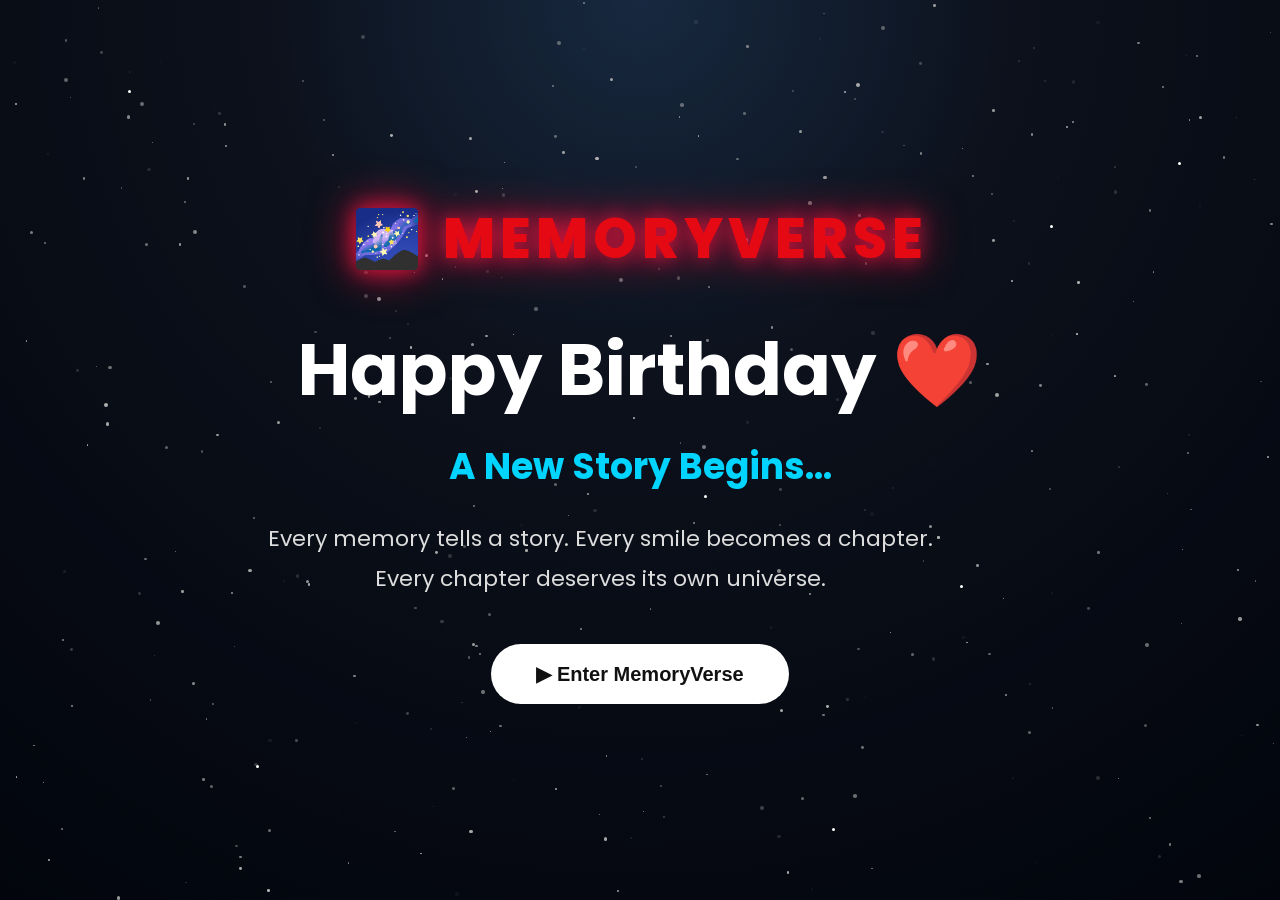
<file: index.html>
<!DOCTYPE html>
<html lang="en">

<head>

<meta charset="UTF-8">

<meta name="viewport" content="width=device-width, initial-scale=1.0">

<title>MemoryVerse</title>

<link rel="preconnect" href="https://fonts.googleapis.com">

<link rel="preconnect" href="https://fonts.gstatic.com" crossorigin>

<link href="https://fonts.googleapis.com/css2?family=Poppins:wght@300;400;500;600;700;800&display=swap" rel="stylesheet">

<link rel="stylesheet" href="css/style.css">

</head>

<body>

<!-- Galaxy Background -->

<div id="galaxy"></div>

<div class="overlay"></div>

<!-- Intro -->

<section class="intro">

<div class="logo-box">

<div class="memory-logo">

🌌 MEMORYVERSE

</div>

</div>

<div class="intro-content">

<h1>

Happy Birthday ❤️

</h1>

<h2>

A New Story Begins...

</h2>

<p>

Every memory tells a story.

Every smile becomes a chapter.

Every chapter deserves its own universe.

</p>

<button id="enterBtn">

▶ Enter MemoryVerse

</button>

</div>

</section>

<!-- Stars -->

<div class="stars">

<span></span>
<span></span>
<span></span>
<span></span>
<span></span>
<span></span>
<span></span>
<span></span>

</div>

<!-- Music -->

<audio id="bgMusic" loop>

<source src="assets/music/background.mp3" type="audio/mpeg">

</audio>

<script>

// Galaxy

const galaxy=document.getElementById("galaxy");

for(let i=0;i<350;i++){

const star=document.createElement("div");

star.className="star";

const size=Math.random()*3+1;

star.style.width=size+"px";

star.style.height=size+"px";

star.style.left=Math.random()*100+"%";

star.style.top=Math.random()*100+"%";

star.style.position="absolute";

star.style.background="white";

star.style.borderRadius="50%";

star.style.opacity=Math.random();

star.style.animation=`twinkle ${2+Math.random()*4}s infinite`;

galaxy.appendChild(star);

}

// Enter Button

const music=document.getElementById("bgMusic");

document.getElementById("enterBtn").onclick=()=>{

music.volume=.4;

music.play().catch(()=>{});

document.getElementById("enterBtn").innerHTML="Loading...";

setTimeout(()=>{

window.location.href="home.html";

},2000);

};

</script>

</body>

</html>
</file>
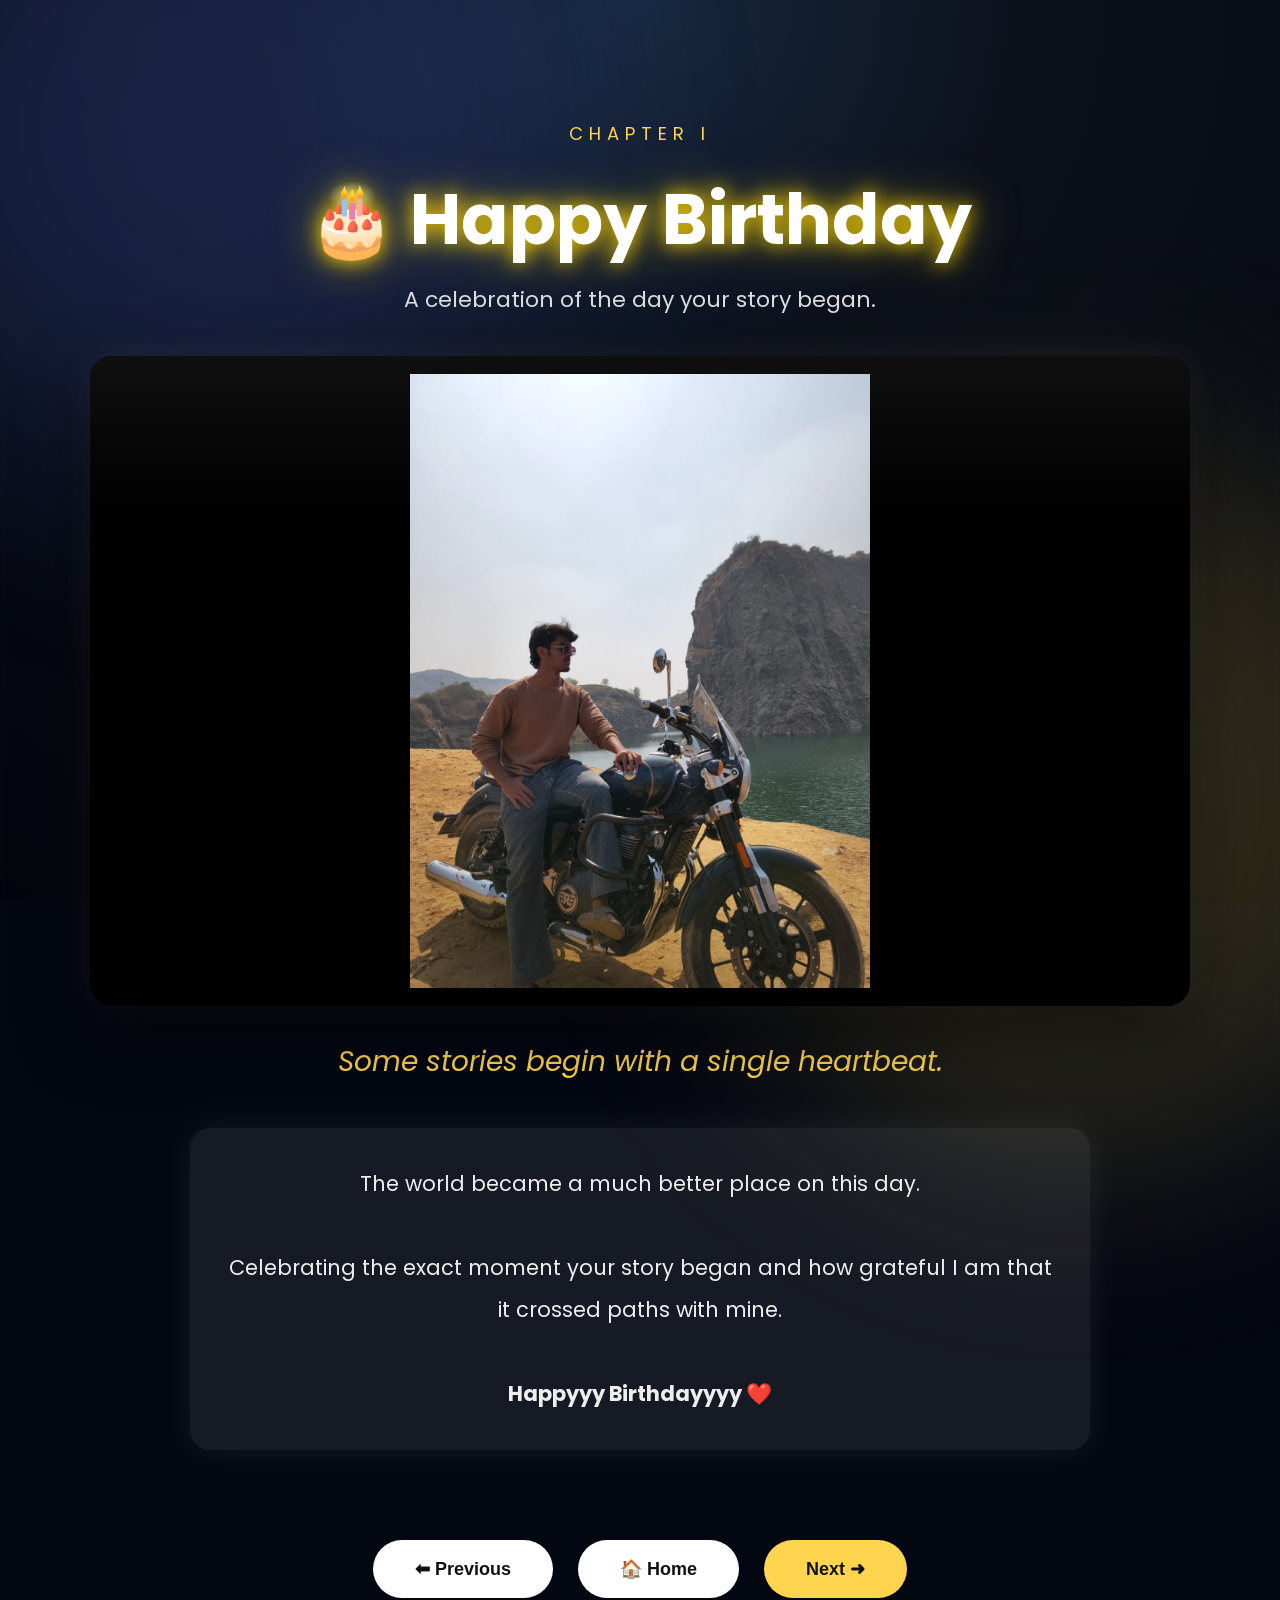
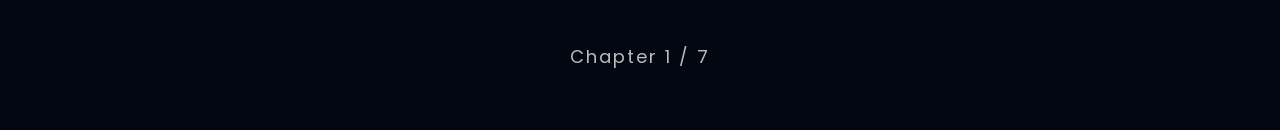
<file: chapter1.html>
<!DOCTYPE html>
<html lang="en">

<head>

<meta charset="UTF-8">

<meta name="viewport" content="width=device-width, initial-scale=1.0">

<title>MemoryVerse | Chapter 1</title>

<link rel="preconnect" href="https://fonts.googleapis.com">

<link rel="preconnect" href="https://fonts.gstatic.com" crossorigin>

<link href="https://fonts.googleapis.com/css2?family=Poppins:wght@300;400;600;700;800&display=swap" rel="stylesheet">

<style>
/* =====================================================
   GENERAL & RESET
=====================================================*/
* {
    margin: 0;
    padding: 0;
    box-sizing: border-box;
}

body {
    font-family: 'Poppins', sans-serif;
    background: #030712;
    color: white;
    overflow-x: hidden;
}

a {
    text-decoration: none;
}

/* =====================================================
   GALAXY BACKGROUND & EFFECTS
=====================================================*/
#galaxy {
    position: fixed;
    inset: 0;
    overflow: hidden;
    z-index: -5;
    background: radial-gradient(circle at top, #213A5B 0%, #111827 35%, #030712 100%);
}

.overlay {
    position: fixed;
    inset: 0;
    background: rgba(0, 0, 0, .30);
    z-index: -4;
}

.nebula {
    position: fixed;
    width: 700px;
    height: 700px;
    border-radius: 50%;
    filter: blur(120px);
    opacity: .18;
    animation: nebulaMove 18s ease-in-out infinite alternate;
    z-index: -3;
}

.nebula.one {
    background: #5B7CFF;
    top: -220px;
    left: -150px;
}

.nebula.two {
    background: #FFD54F;
    bottom: -250px;
    right: -150px;
}

@keyframes nebulaMove {
    from { transform: scale(1); }
    to { transform: scale(1.25); }
}

/* =====================================================
   INTRO SCREEN
=====================================================*/
#introScreen {
    position: fixed;
    inset: 0;
    display: flex;
    justify-content: center;
    align-items: center;
    background: #000;
    z-index: 999;
    animation: introFade 4s forwards 1s;
}

@keyframes introFade {
    0%, 75% { opacity: 1; visibility: visible; }
    100% { opacity: 0; visibility: hidden; }
}

.intro-center { text-align: center; }
.intro-small { font-size: 20px; letter-spacing: 8px; color: #FFD54F; margin-bottom: 20px; }
.intro-big { font-size: 90px; font-weight: 800; margin-bottom: 15px; text-shadow: 0 0 20px gold, 0 0 50px orange; }
.intro-title { font-size: 42px; margin-bottom: 25px; }
.intro-text { font-size: 22px; color: #ddd; }

/* =====================================================
   MAIN CONTENT
=====================================================*/
#chapterContent {
    min-height: 100vh;
    display: flex;
    flex-direction: column;
    justify-content: center;
    align-items: center;
    padding: 120px 20px 60px;
    text-align: center;
    opacity: 0;
    animation: showPage 1s forwards 4.5s;
}

@keyframes showPage {
    to { opacity: 1; }
}

.chapter-number { font-size: 18px; letter-spacing: 6px; color: #FFD54F; }
.chapter-heading { font-size: 70px; margin: 20px 0 10px; text-shadow: 0 0 20px gold, 0 0 50px rgba(255, 215, 0, .5); }
.chapter-sub { font-size: 22px; color: #ddd; margin-bottom: 40px; }

/* =====================================================
   CINEMA FRAME & SLIDESHOW
=====================================================*/
.cinema-frame {
    width: 90%;
    max-width: 1100px;
    height: 650px;
    margin: auto;
    background: #000;
    padding: 18px;
    border-radius: 22px;
    box-shadow: 0 25px 70px rgba(0, 0, 0, .6), 0 0 35px rgba(255, 255, 255, .08);
    position: relative;
    overflow: hidden;
    display: flex;
    justify-content: center;
    align-items: center;
}

.cinema-frame::before {
    content: "";
    position: absolute;
    inset: 0;
    background: linear-gradient(to bottom, rgba(255, 255, 255, .06), transparent 25%, transparent 70%, rgba(0, 0, 0, .25));
    z-index: 2;
    pointer-events: none;
    border-radius: 22px;
}

.cinema-frame img {
    width: 100%;
    height: 100%;
    object-fit: contain;
    border-radius: 12px;
    transition: opacity 0.5s ease-in-out;
    animation: kenburns 12s ease-in-out infinite alternate;
}

@keyframes kenburns {
    0% { transform: scale(1) translate(0, 0); }
    100% { transform: scale(1.1) translate(-5px, 5px); }
}

/* =====================================================
   CAPTION & STORY
=====================================================*/
#captionBox { margin-top: 35px; }
#caption { font-size: 28px; font-style: italic; color: #FFD54F; transition: opacity 0.5s; }
.story-box { width: 900px; max-width: 92%; margin: 45px auto; padding: 35px; background: rgba(255, 255, 255, .08); backdrop-filter: blur(20px); border-radius: 20px; line-height: 2; font-size: 21px; color: #eee; box-shadow: 0 0 35px rgba(255, 255, 255, .08); }

/* =====================================================
   NAVIGATION BUTTONS
=====================================================*/
.nav-buttons { display: flex; justify-content: center; gap: 25px; margin-top: 45px; flex-wrap: wrap; }

.nav-buttons button {
    padding: 18px 42px;
    border: none;
    border-radius: 50px;
    font-size: 18px;
    font-weight: 700;
    cursor: pointer;
    transition: .35s;
    position: relative;
    overflow: hidden;
}

.primary { background: #FFD54F; color: #111; }
.secondary { background: white; color: #111; }

.nav-buttons button:hover {
    transform: translateY(-5px);
    box-shadow: 0 0 25px gold;
}
.secondary:hover { box-shadow: 0 0 25px white; }

.ripple { position: absolute; border-radius: 50%; background: rgba(255, 255, 255, 0.7); transform: scale(0); animation: ripple 0.6s linear; pointer-events: none; }
@keyframes ripple { to { transform: scale(4); opacity: 0; } }

.progress { margin: 45px 0 0; text-align: center; font-size: 18px; letter-spacing: 2px; color: #bbb; }

/* =====================================================
   RESPONSIVE
=====================================================*/
@media (max-width: 992px) {
    .chapter-heading { font-size: 52px; }
    .cinema-frame { height: 500px; }
    .story-box { font-size: 18px; }
}

@media (max-width: 768px) {
    #chapterContent { padding-top: 80px; }
    .chapter-heading { font-size: 42px; }
    .chapter-sub { font-size: 18px; }
    .cinema-frame { height: 350px; padding: 10px; }
    #caption { font-size: 20px; }
    .story-box { padding: 25px; font-size: 16px; }
    .nav-buttons { gap: 15px; }
}

@media (max-width: 480px) {
    .chapter-heading { font-size: 34px; }
    .cinema-frame { height: 250px; }
    .nav-buttons { flex-direction: column; align-items: center; width: 90%; }
    .nav-buttons a { width: 100%; max-width: 300px; }
    .nav-buttons button { width: 100%; }
}
</style>

</head>

<body>

<!-- ==========================
     Galaxy Background
========================== -->

<div id="galaxy"></div>

<div class="nebula one"></div>

<div class="nebula two"></div>

<div class="overlay"></div>

<div id="particles"></div>

<!-- ==========================
     Opening Screen
========================== -->

<section id="introScreen">

<div class="intro-center">

<h3 class="intro-small">

MEMORYVERSE PRESENTS

</h3>

<h1 class="intro-big">

CHAPTER I

</h1>

<h2 class="intro-title">

🎂 Happy Birthday

</h2>

<p class="intro-text">

Some stories begin with a single heartbeat...

</p>

</div>

</section>

<!-- ==========================
     Main Chapter
========================== -->

<section id="chapterContent">

<div class="chapter-number">

CHAPTER I

</div>

<h1 class="chapter-heading">

🎂 Happy Birthday

</h1>

<p class="chapter-sub">

A celebration of the day your story began.

</p>

<!-- Slideshow -->

<div class="cinema-frame">

<img
id="slide"
src="assets/images/photo1.jpg"
alt="Birthday Memory">

</div>

<!-- Caption -->

<div id="captionBox">

<p id="caption">

Some stories begin with a single heartbeat.

</p>

</div>

<!-- Description -->

<div class="story-box">

<p>

The world became a much better place on this day.

<br><br>

Celebrating the exact moment your story began and how grateful I am that it crossed paths with mine.

<br><br>

<b>

Happyyy Birthdayyyy ❤️

</b>

</p>

</div>

<!-- Navigation -->

<div class="nav-buttons">

<a href="home.html">

<button class="secondary">

⬅ Previous

</button>

</a>
<a href="home.html">

<button class="secondary">

🏠 Home

</button>

</a>

<a href="chapter2.html">

<button class="primary">

Next ➜

</button>

</a>

</div>

<div class="progress">

Chapter 1 / 7

</div>

</section>

<!-- ==========================
     Floating Decorations
========================== -->

<div id="hearts"></div>

<div id="confetti"></div>

<div id="fireworks"></div>

<!-- ==========================
     Background Music
========================== -->

<audio
id="music"
loop autoplay>

<source
src="assets/music/background.mp3"
type="audio/mpeg">

</audio>

<!-- ==========================
     JavaScript
========================== -->

<script>

// Images

const images=[

"assets/images/photo1.jpg",

"assets/images/photo16.jpg",

"assets/images/photo2.jpg"

];

// Captions

const captions=[

"Some stories begin with a single heartbeat.",

"This day gave the world someone truly special.",

"And years later, it gave me my favorite person."

];

</script>

<script>
/* ==========================================
      PHOTO SLIDESHOW
========================================== */
const slide = document.getElementById("slide");
const caption = document.getElementById("caption");
let current = 0;

function changeSlide() {
    current = (current + 1) % images.length;

    slide.style.opacity = 0;
    caption.style.opacity = 0;

    setTimeout(() => {
        slide.src = images[current];
        caption.innerHTML = captions[current];
        slide.style.opacity = 1;
        caption.style.opacity = 1;
    }, 500);
}

setInterval(changeSlide, 5000);

/* ==========================================
      MUSIC
========================================== */
const music = document.getElementById("music");
if (music) {
    music.volume = 0.35;
    music.play().catch(() => {
        document.body.addEventListener("click", () => {
            music.play();
        }, { once: true });
    });
}

/* ==========================================
      BUTTON RIPPLE
========================================== */
document.querySelectorAll(".nav-buttons button").forEach(button => {
    button.addEventListener("click", function (e) {
        const rect = e.target.getBoundingClientRect();
        const circle = document.createElement("span");
        const diameter = Math.max(rect.width, rect.height);
        circle.style.width = circle.style.height = `${diameter}px`;
        circle.style.left = `${e.clientX - rect.left - diameter / 2}px`;
        circle.style.top = `${e.clientY - rect.top - diameter / 2}px`;
        circle.classList.add("ripple");
        this.appendChild(circle);
        setTimeout(() => circle.remove(), 600);
    });
});
</script>

</body>

</html>
</file>
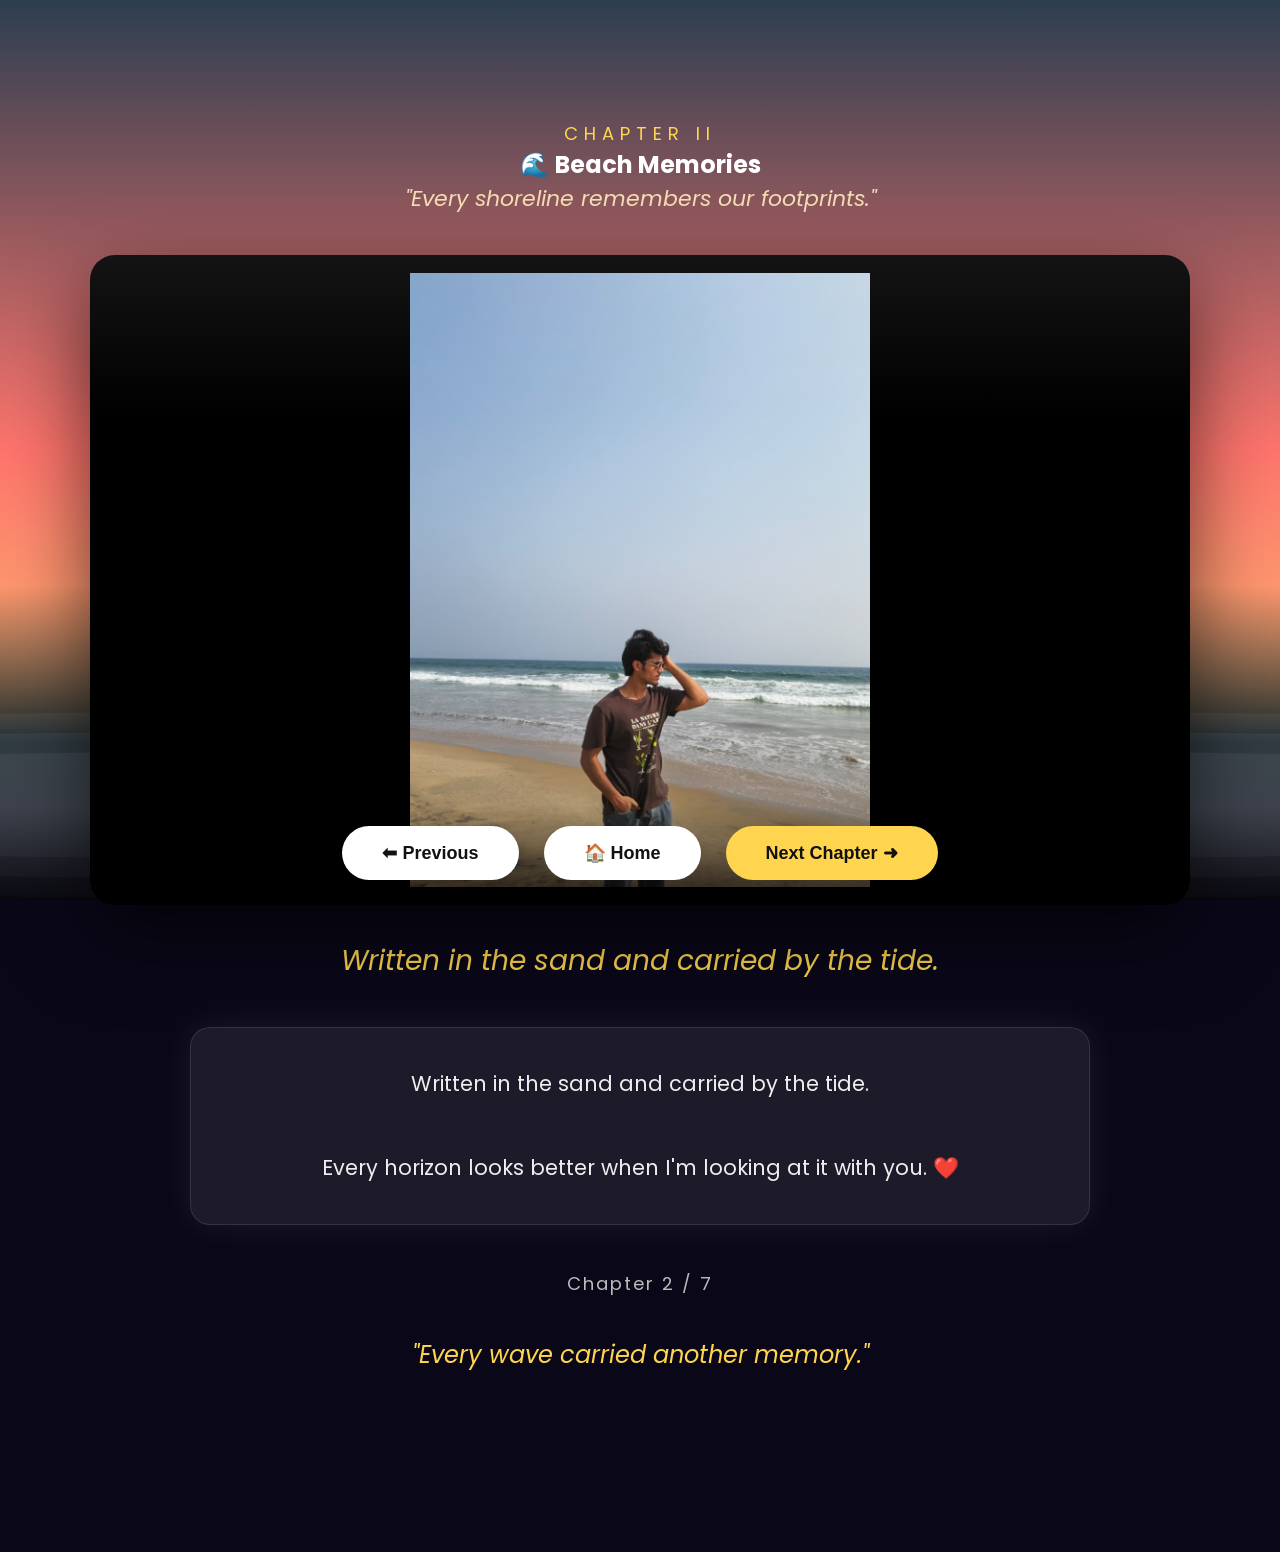
<file: chapter2.html>
<!DOCTYPE html>
<html lang="en">

<head>

<meta charset="UTF-8">

<meta name="viewport" content="width=device-width, initial-scale=1.0">

<title>MemoryVerse | Chapter 2 - Beach Memories</title>

<link rel="preconnect" href="https://fonts.googleapis.com">

<link rel="preconnect" href="https://fonts.gstatic.com" crossorigin>

<link href="https://fonts.googleapis.com/css2?family=Poppins:wght@300;400;500;600;700;800&display=swap" rel="stylesheet">

<style>
/* =====================================================
   GENERAL & RESET
=====================================================*/
* {
    margin: 0;
    padding: 0;
    box-sizing: border-box;
}

html {
    scroll-behavior: smooth;
}

body {
    font-family: 'Poppins', sans-serif;
    background: #0a0818;
    color: white;
    overflow-x: hidden;
}

a {
    text-decoration: none;
}

/* =====================================================
   ANIMATED BACKGROUND
=====================================================*/
#sky {
    position: fixed;
    inset: 0;
    background: linear-gradient(to bottom, #2c3e50, #fd746c 50%, #ffc371 85%, #1a1a2e);
    z-index: -10;
}

#sun {
    position: fixed;
    top: 45%;
    left: 50%;
    transform: translateX(-50%);
    width: 250px;
    height: 250px;
    background: radial-gradient(circle, #fff7b2, #ffd54f, #ffc107, transparent 70%);
    border-radius: 50%;
    filter: blur(30px);
    opacity: 0.8;
    z-index: -9;
    animation: sunGlow 8s ease-in-out infinite alternate;
}

@keyframes sunGlow {
    from { transform: translateX(-50%) scale(1); opacity: 0.7; }
    to { transform: translateX(-50%) scale(1.15); opacity: 0.9; }
}

#ocean {
    position: fixed;
    bottom: 0;
    left: 0;
    width: 100%;
    height: 35%;
    background: linear-gradient(to top, #1a1a2e, #16222a, transparent);
    z-index: -8;
}

#ocean::before {
    content: "";
    position: absolute;
    top: -50px;
    left: 50%;
    transform: translateX(-50%);
    width: 300px;
    height: 100px;
    background: linear-gradient(to bottom, rgba(255, 220, 150, 0.3), transparent);
    filter: blur(20px);
    opacity: 0.5;
    animation: reflection 6s ease-in-out infinite alternate;
}

@keyframes reflection {
    from { opacity: 0.4; transform: translateX(-50%) scaleX(0.9); }
    to { opacity: 0.6; transform: translateX(-50%) scaleX(1.1); }
}

#waves {
    position: fixed;
    bottom: 0;
    left: 0;
    width: 100%;
    height: 35%;
    overflow: hidden;
    z-index: -7;
}

.wave {
    position: absolute;
    width: 250%;
    height: 150px;
    left: -75%;
    border-radius: 45%;
    background: rgba(255, 255, 255, 0.06);
    animation: waveFlow 10s linear infinite alternate;
}

@keyframes waveFlow {
    from { transform: translateX(0); }
    to { transform: translateX(-100px); }
}

#clouds, #birds, #particles, #seashells {
    position: fixed;
    inset: 0;
    pointer-events: none;
    z-index: -6;
}

.cloud {
    position: absolute;
    background: url('[data-uri]');
    background-repeat: no-repeat;
    background-size: contain;
    width: 250px;
    height: 100px;
    opacity: 0.2;
    filter: blur(2px);
    animation: cloudMove linear infinite;
}

@keyframes cloudMove {
    from { transform: translateX(-250px); }
    to { transform: translateX(100vw); }
}

.bird {
    position: absolute;
    font-size: 24px;
    opacity: 0.7;
    animation: birdFly linear infinite;
}

@keyframes birdFly {
    from { transform: translateX(100vw) scale(0.8); }
    to { transform: translateX(-100px) scale(1.2); }
}

.particle {
    position: absolute;
    width: 5px;
    height: 5px;
    border-radius: 50%;
    background: #FFD54F;
    box-shadow: 0 0 10px gold, 0 0 20px orange;
    animation: particleFloat linear forwards;
}

@keyframes particleFloat {
    from { opacity: 0; transform: translateY(0) scale(0.3); }
    20% { opacity: 1; }
    to { opacity: 0; transform: translateY(-250px) scale(1.5); }
}

.seashell {
    position: absolute;
    font-size: 24px;
    opacity: 0;
    animation: seashellFloat 8s ease-out forwards;
}

@keyframes seashellFloat {
    0% {
        transform: translateY(0) rotate(0deg) scale(0.5);
        opacity: 0;
    }
    20%, 80% { opacity: 0.7; }
    100% {
        transform: translateY(-200px) rotate(180deg) scale(1.2);
        opacity: 0;
    }
}

/* =====================================================
   INTRO SCREEN
=====================================================*/
#intro {
    position: fixed;
    inset: 0;
    display: flex;
    justify-content: center;
    align-items: center;
    background: #000;
    z-index: 999;
    animation: introFade 5s forwards;
    text-align: center;
}

@keyframes introFade {
    0%, 80% { opacity: 1; visibility: visible; }
    100% { opacity: 0; visibility: hidden; }
}

.intro-content h3 { font-size: 18px; letter-spacing: 6px; color: #FFD54F; margin-bottom: 20px; }
.intro-content h1 { font-size: 90px; margin-bottom: 15px; text-shadow: 0 0 25px gold; }
.intro-content h2 { font-size: 42px; margin-bottom: 25px; }
.intro-content p { font-size: 22px; color: #ddd; }

/* =====================================================
   MAIN CONTENT
=====================================================*/
#chapter {
    min-height: 100vh;
    display: flex;
    flex-direction: column;
    justify-content: center;
    align-items: center;
    padding: 120px 20px 180px; /* Increased bottom padding for fixed buttons */
    text-align: center;
    opacity: 0;
    animation: showPage 1s forwards 4.5s;
    position: relative;
    z-index: 1;
}

@keyframes showPage {
    to { opacity: 1; }
}

.chapter-number { font-size: 18px; letter-spacing: 6px; color: #FFD54F; }
.chapter-heading { font-size: 62px; margin: 20px 0 10px; animation: sunsetGlow 4s infinite alternate; color: #fff; }
.subtitle { font-size: 22px; color: #f5deb3; margin-bottom: 40px; font-style: italic; }

@keyframes sunsetGlow {
    from { text-shadow: 0 0 15px #fd746c, 0 0 25px #ffc371; }
    to { text-shadow: 0 0 25px #ffc371, 0 0 50px #fd746c, 0 0 90px rgba(255, 200, 0, 0.4); }
}

/* =====================================================
   CINEMA FRAME & SLIDESHOW
=====================================================*/
.cinema-frame {
    width: 90%;
    max-width: 1100px;
    height: 650px;
    margin: auto;
    background: #000;
    padding: 18px;
    border-radius: 25px;
    box-shadow: 0 30px 80px rgba(0, 0, 0, 0.6);
    position: relative;
    overflow: hidden;
    display: flex;
    justify-content: center;
    align-items: center;
}

.cinema-frame::before {
    content: "";
    position: absolute;
    inset: 0;
    border-radius: 25px;
    background: linear-gradient(to bottom, rgba(255, 255, 255, 0.08), transparent 25%, transparent 70%, rgba(0, 0, 0, 0.3));
    z-index: 3;
    pointer-events: none;
}

.cinema-frame::after {
    content: "";
    position: absolute;
    top: 0;
    left: -120%;
    width: 35%;
    height: 100%;
    background: linear-gradient(90deg, transparent, rgba(255, 255, 255, 0.2), transparent);
    transform: skewX(-25deg);
    animation: shine 8s infinite;
    z-index: 3;
}

@keyframes shine {
    to { left: 170%; }
}

.cinema-frame img {
    width: 100%;
    height: 100%;
    object-fit: contain;
    object-position: center;
    border-radius: 12px;
    transition: opacity 0.8s ease-in-out;
    animation: kenburns 12s ease-in-out infinite alternate;
}

@keyframes kenburns {
    from { transform: scale(1); }
    to { transform: scale(1.08); }
}

/* =====================================================
   CAPTION & STORY
=====================================================*/
#captionBox { margin-top: 35px; min-height: 30px; }
#caption { font-size: 28px; font-style: italic; color: #FFD54F; transition: opacity 0.8s; }

.story-box {
    width: 900px;
    max-width: 92%;
    margin: 45px auto 0;
    padding: 35px;
    background: rgba(255, 255, 255, 0.08);
    backdrop-filter: blur(15px);
    border: 1px solid rgba(255, 255, 255, 0.1);
    border-radius: 20px;
    line-height: 2;
    font-size: 21px;
    color: #eee;
    box-shadow: 0 0 35px rgba(255, 255, 255, 0.08);
    transition: opacity 1s, transform 1s;
    opacity: 0;
    transform: translateY(40px);
}

/* =====================================================
   NAVIGATION BUTTONS
=====================================================*/
.buttons {
    position: fixed;
    bottom: 0;
    left: 0;
    width: 100%;
    display: flex;
    justify-content: center;
    gap: 25px;
    padding: 20px;
    background: linear-gradient(to top, rgba(0,0,0,0.7), transparent);
    z-index: 100;
}

.buttons button {
    padding: 16px 40px;
    border: none;
    border-radius: 50px;
    font-size: 18px;
    font-weight: 700;
    cursor: pointer;
    transition: all 0.35s ease;
    position: relative;
    overflow: hidden;
}

.primary { background: #FFD54F; color: #111; }
.secondary { background: white; color: #111; }

.buttons button:hover {
    transform: translateY(-5px) scale(1.05);
    box-shadow: 0 0 25px gold;
}
.secondary:hover { box-shadow: 0 0 25px white; }

.ripple { position: absolute; border-radius: 50%; background: rgba(255, 255, 255, 0.7); transform: scale(0); animation: ripple 0.6s linear; pointer-events: none; }
@keyframes ripple { to { transform: scale(4); opacity: 0; } }

.progress { margin-top: 45px; text-align: center; font-size: 18px; letter-spacing: 2px; color: #bbb; }

.ending-quote {
    margin-top: 40px;
    font-size: 24px;
    font-style: italic;
    color: #FFD54F;
    opacity: 0;
    animation: showPage 2s forwards 5.5s;
}

/* =====================================================
   RESPONSIVE
=====================================================*/
@media (max-width: 992px) {
    .chapter-heading { font-size: 52px; }
    .cinema-frame { height: 500px; }
    .story-box { font-size: 18px; }
}

@media (max-width: 768px) {
    #chapter { padding-top: 80px; padding-bottom: 220px; }
    .chapter-heading { font-size: 42px; }
    .subtitle { font-size: 18px; }
    .cinema-frame { height: 350px; padding: 10px; }
    #caption { font-size: 20px; }
    .story-box { padding: 25px; font-size: 16px; }
    .buttons { flex-direction: column; align-items: center; gap: 15px; background: linear-gradient(to top, rgba(0,0,0,0.85), transparent); padding: 15px 0; }
    .buttons a { width: 90%; max-width: 300px; }
    .buttons button { width: 100%; }
}

@media (max-width: 480px) {
    .intro-content h1 { font-size: 60px; }
    .intro-content h2 { font-size: 30px; }
    .chapter-heading { font-size: 34px; }
    .cinema-frame { height: 250px; }
}
</style>

</head>

<body>

<!-- ========================================= -->
<!-- Animated Background -->
<!-- ========================================= -->
<div id="sky"></div>
<div id="sun"></div>
<div id="ocean"></div>
<div id="waves"></div>
<div id="clouds"></div>
<div id="birds"></div>
<div id="particles"></div>
<div id="seashells"></div>

<!-- ========================================= -->
<!-- Intro -->
<!-- ========================================= -->

<section id="intro">

    <div class="intro-content">

        <h3>MEMORYVERSE PRESENTS</h3>

        <h1>CHAPTER II</h1>

        <h2>🌊 Beach Memories</h2>

        <p>

            Every wave carried another beautiful memory...

        </p>

    </div>

</section>

<!-- ========================================= -->
<!-- Main Content -->
<!-- ========================================= -->

<section id="chapter">

<div class="chapter-number">

    CHAPTER II

</div>

<h1>

    🌊 Beach Memories

</h1>

<p class="subtitle">

    "Every shoreline remembers our footprints."

</p>

<!-- ========================================= -->
<!-- Cinema Frame -->
<!-- ========================================= -->

<div class="cinema-frame">

<img

    id="slide"

    src="assets/images/photo6.jpg"

    alt="Beach Memory"

>

</div>

<!-- ========================================= -->
<!-- Caption -->
<!-- ========================================= -->

<div id="captionBox">

<p id="caption" class="caption-text">

    Written in the sand and carried by the tide.

</p>

</div>

<!-- ========================================= -->
<!-- Story -->
<!-- ========================================= -->

<div class="story-box">

    <p>

        Written in the sand and carried by the tide.
        <br><br>
        Every horizon looks better when I'm looking at it with you. ❤️</p>

</div>

<!-- ========================================= -->
<!-- Navigation -->
<!-- ========================================= -->

<div class="buttons">

<a href="chapter1.html">

<button class="secondary">

    ⬅ Previous

</button>

</a>

<a href="home.html">

<button class="secondary">

    🏠 Home

</button>

</a>

<a href="chapter3.html">

<button class="primary">

    Next Chapter ➜

</button>

</a>

</div>

<div class="progress">

    Chapter 2 / 7

</div>

<div class="ending-quote">

    "Every wave carried another memory."

</div>

</section>

<!-- ========================================= -->
<!-- Background Music -->
<!-- ========================================= -->

<audio

id="music"

loop

autoplay

>

<source

src="assets/music/background.mp3"

type="audio/mpeg">

</audio>

<!-- ========================================= -->
<!-- Images -->
<!-- ========================================= -->

<script>

const images=[
    "assets/images/photo6.jpg",
    "assets/images/photo7.jpg",
    "assets/images/photo20.jpg"

];

const captions=[
    "Written in the sand and carried by the tide.",
    "Every horizon looks better when I'm looking at it with you.",
    "Some sunsets are meant to be shared."

];

</script>

<script>

/* =====================================================
   CHAPTER 2 JAVASCRIPT
=====================================================*/

document.addEventListener('DOMContentLoaded', () => {
    /* ==========================================
          PHOTO SLIDESHOW
    ========================================== */

const slide=document.getElementById("slide");
const caption=document.getElementById("caption");

let current=0;

function changeSlide(){

    current = (current + 1) % images.length;

    slide.style.opacity=0;
    caption.style.opacity=0;

    setTimeout(()=>{

        slide.src=images[current];
        slide.style.opacity=1;

        setTimeout(() => {
            caption.innerHTML=captions[current];
            caption.style.opacity=1;
        }, 300);

    }, 800); // Match CSS transition

}

setInterval(changeSlide,5000);


    /* ==========================================
          DYNAMIC BACKGROUND
    ========================================== */

const clouds=document.getElementById("clouds");

function createCloud(){

    const cloud=document.createElement("div");

    cloud.className="cloud";

    cloud.style.top=Math.random()*35+"%";

    cloud.style.animationDuration=(35+Math.random()*20)+"s";

    clouds.appendChild(cloud);

    setTimeout(()=>{

        cloud.remove();

    },60000);

}

setInterval(createCloud,8000);

    // BIRDS

const birds=document.getElementById("birds");

function createBird(){

    const bird=document.createElement("div");

    bird.className="bird";

    bird.innerHTML="🕊";

    bird.style.top=(10+Math.random()*30)+"%";

    bird.style.animationDuration=(18+Math.random()*12)+"s";

    birds.appendChild(bird);

    setTimeout(()=>{

        bird.remove();

    },35000);

}

setInterval(createBird,6000);

    // PARTICLES

const particles=document.getElementById("particles");

function createParticle(){

    const p=document.createElement("div");

    p.className="particle";

    p.style.left=Math.random()*100+"%";

    p.style.bottom="35%";

    p.style.animationDuration=(3+Math.random()*2)+"s";

    particles.appendChild(p);

    setTimeout(()=>{

        p.remove();

    },5000);

}

setInterval(createParticle,180);

    // SEASHELLS
    const seashellsContainer = document.getElementById("seashells");
    const seashellEmojis = ['🐚', '🌊', '⭐'];
    function createSeashell() {
        const shell = document.createElement("div");
        shell.className = "seashell";
        shell.innerHTML = seashellEmojis[Math.floor(Math.random() * seashellEmojis.length)];
        shell.style.left = Math.random() * 100 + "%";
        shell.style.bottom = "20%";
        shell.style.animationDuration = (6 + Math.random() * 4) + "s";
        seashellsContainer.appendChild(shell);
        setTimeout(() => shell.remove(), 10000);
    }
    setInterval(createSeashell, 1500);

    // WAVES

const waveContainer=document.getElementById("waves");

for(let i=0;i<3;i++){
    const wave=document.createElement("div");
    wave.className="wave";
    wave.style.bottom=(i*20)+"px";
    wave.style.animationDelay = `${i * -2}s`;
    wave.style.animationDuration = `${10 + i * 2}s`;
    waveContainer.appendChild(wave);
}


    /* ==========================================
          MUSIC & PARALLAX
    ========================================== */

const music=document.getElementById("music");

music.volume=.35;

music.play().catch(()=>{

    document.body.addEventListener("click",()=>{

        music.play();

    },{once:true});

});


window.addEventListener("mousemove",(e)=>{

    const x=(e.clientX/window.innerWidth-.5)*20;

    const y=(e.clientY/window.innerHeight-.5)*20;

    document.getElementById("sun").style.transform=

    `translate(calc(-50% + ${x}px), ${y}px)`;

});

    /* ==========================================
        STORY CARD FADE-IN ON SCROLL
    ========================================== */
    const storyBox = document.querySelector(".story-box");
    const observer = new IntersectionObserver(entries => {
        entries.forEach(entry => {
            if (entry.isIntersecting) {
                storyBox.style.opacity = "1";
                storyBox.style.transform = "translateY(0)";
                observer.unobserve(storyBox);
            }
        });
    }, { threshold: 0.2 });
    observer.observe(storyBox);

    /* ==========================================
        BUTTON RIPPLE EFFECT
    ========================================== */
    document.querySelectorAll(".buttons button").forEach(button => {
        button.addEventListener("click", function (e) {
            const rect = e.target.getBoundingClientRect();
            const circle = document.createElement("span");
            const diameter = Math.max(rect.width, rect.height);
            circle.style.width = circle.style.height = `${diameter}px`;
            circle.style.left = `${e.clientX - rect.left - diameter / 2}px`;
            circle.style.top = `${e.clientY - rect.top - diameter / 2}px`;
            circle.classList.add("ripple");
            this.appendChild(circle);
            setTimeout(() => circle.remove(), 600);
        });
    });

});
</script>

</body>

</html>
</file>
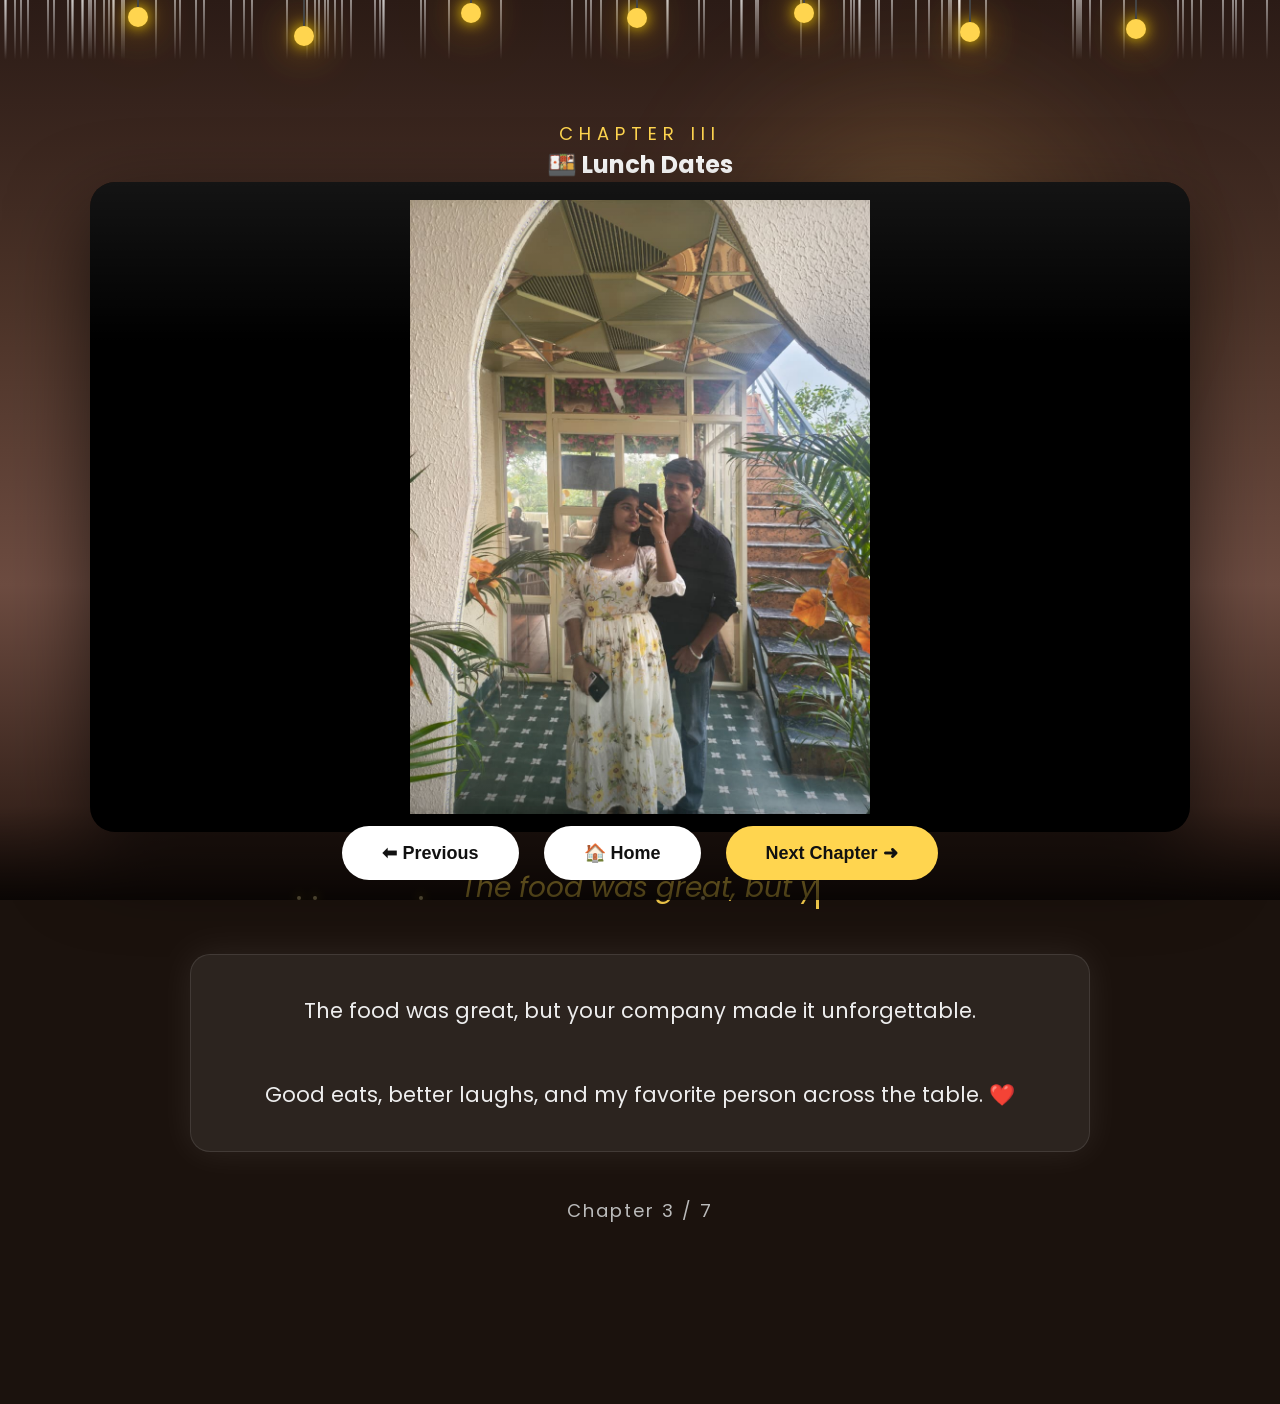
<file: chapter3.html>
<!DOCTYPE html>
<html lang="en">

<head>

<meta charset="UTF-8">

<meta name="viewport" content="width=device-width, initial-scale=1.0">

<title>MemoryVerse | Chapter 3 - Lunch Dates</title>

<link rel="preconnect" href="https://fonts.googleapis.com">

<link rel="preconnect" href="https://fonts.gstatic.com" crossorigin>

<link href="https://fonts.googleapis.com/css2?family=Poppins:wght@300;400;500;600;700;800&display=swap" rel="stylesheet">

<style>
/* =====================================================
   GENERAL & RESET
=====================================================*/
* {
    margin: 0;
    padding: 0;
    box-sizing: border-box;
}

html {
    scroll-behavior: smooth;
}

body {
    font-family: 'Poppins', sans-serif;
    color: white;
    overflow-x: hidden;
    background: #1b120d;
}

a {
    text-decoration: none;
}

/* =====================================================
   ANIMATED BACKGROUND & ATMOSPHERE
=====================================================*/
#background {
    position: fixed;
    inset: 0;
    z-index: -20;
    background: linear-gradient(to bottom, #2b1b16, #4d3429 35%, #6d4c41 65%, #24150f);
}

#windowGlow {
    position: fixed;
    top: 0;
    left: 50%;
    width: 550px;
    height: 550px;
    border-radius: 50%;
    background: radial-gradient(circle, rgba(255, 214, 120, 0.3), rgba(255, 180, 80, 0.1), transparent 70%);
    filter: blur(45px);
    z-index: -18;
    animation: windowGlow 8s ease-in-out infinite alternate;
}

@keyframes windowGlow {
    from { transform: translate(-50%) scale(1); }
    to { transform: translate(-50%) scale(1.1); }
}

#rain, #steam, #dust, #lights {
    position: fixed;
    inset: 0;
    pointer-events: none;
    overflow: hidden;
}

.drop {
    position: absolute;
    width: 2px;
    height: 60px;
    background: linear-gradient(to bottom, rgba(255, 255, 255, 0.5), transparent);
    animation: rainFall linear infinite;
    z-index: -10;
}

@keyframes rainFall {
    from { transform: translateY(-200px); }
    to { transform: translateY(100vh); }
}

.steam {
    position: absolute;
    bottom: 20%;
    width: 12px;
    height: 100px;
    border-radius: 50%;
    background: linear-gradient(to top, rgba(255, 255, 255, 0.15), transparent);
    filter: blur(8px);
    animation: steamRise 6s ease-in-out infinite;
    z-index: 5;
}

@keyframes steamRise {
    from { opacity: 0; transform: translateY(0) scale(0.8); }
    50% { opacity: 0.4; }
    to { opacity: 0; transform: translateY(-180px) translateX(25px) scale(1.6); }
}

.bulb {
    position: absolute;
    width: 20px;
    height: 20px;
    border-radius: 50%;
    background: #FFD54F;
    box-shadow: 0 0 15px gold, 0 0 40px orange, 0 0 80px rgba(255, 190, 0, 0.45);
    animation: bulbGlow 3s ease-in-out infinite alternate;
    z-index: 3;
}

.bulb::before {
    content: "";
    position: absolute;
    top: -120px;
    left: 50%;
    width: 2px;
    height: 120px;
    background: #444;
    transform: translateX(-50%);
}

@keyframes bulbGlow {
    from { opacity: 0.7; }
    to { opacity: 1; transform: scale(1.05); }
}

.dust, .bokeh {
    position: absolute;
    border-radius: 50%;
    animation: floatUp linear infinite;
    z-index: 2;
}

.dust {
    width: 4px;
    height: 4px;
    background: #ffe6a0;
    box-shadow: 0 0 10px gold;
}

.bokeh {
    background: rgba(255, 220, 120, 0.15);
    filter: blur(3px);
}

@keyframes floatUp {
    from { opacity: 0; transform: translateY(0) scale(0.4); }
    20% { opacity: 1; }
    to { opacity: 0; transform: translateY(-250px) scale(1.5); }
}

/* =====================================================
   INTRO SCREEN
=====================================================*/
#intro {
    position: fixed;
    inset: 0;
    display: flex;
    justify-content: center;
    align-items: center;
    background: #000;
    z-index: 999;
    animation: introFade 5s forwards;
    text-align: center;
}

@keyframes introFade {
    0%, 80% { opacity: 1; visibility: visible; }
    100% { opacity: 0; visibility: hidden; }
}

.intro-content h3 { font-size: 18px; letter-spacing: 8px; color: #FFD54F; margin-bottom: 20px; }
.intro-content h1 { font-size: 90px; margin-bottom: 20px; text-shadow: 0 0 25px gold; }
.intro-content h2 { font-size: 42px; margin-bottom: 20px; }
.intro-content p { font-size: 22px; color: #eee; }

/* =====================================================
   MAIN CONTENT
=====================================================*/
#chapter {
    min-height: 100vh;
    display: flex;
    flex-direction: column;
    justify-content: center;
    align-items: center;
    padding: 120px 20px 180px; /* Padding for fixed buttons */
    text-align: center;
    opacity: 0;
    animation: showPage 1s forwards 4.5s;
    position: relative;
    z-index: 1;
}

@keyframes showPage {
    to { opacity: 1; }
}

.chapter-number { font-size: 18px; letter-spacing: 6px; color: #FFD54F; }
.chapter-heading { font-size: 62px; margin: 20px 0 10px; animation: titleGlow 4s infinite alternate; }
.subtitle { font-size: 22px; color: #f5deb3; margin-bottom: 40px; }

@keyframes titleGlow {
    from { text-shadow: 0 0 15px #ffc107, 0 0 25px #ff9800; }
    to { text-shadow: 0 0 25px #ffc107, 0 0 50px #ff9800, 0 0 90px rgba(255, 152, 0, 0.4); }
}

/* =====================================================
   CINEMA FRAME & SLIDESHOW
=====================================================*/
.cinema-frame {
    width: 90%;
    max-width: 1100px;
    height: 650px;
    margin: auto;
    background: #000;
    padding: 18px;
    border-radius: 25px;
    box-shadow: 0 30px 80px rgba(0, 0, 0, 0.6);
    position: relative;
    overflow: hidden;
    display: flex;
    justify-content: center;
    align-items: center;
}

.cinema-frame::before {
    content: "";
    position: absolute;
    inset: 0;
    border-radius: 25px;
    background: linear-gradient(to bottom, rgba(255, 255, 255, 0.08), transparent 25%, transparent 70%, rgba(0, 0, 0, 0.3));
    z-index: 3;
    pointer-events: none;
}

.cinema-frame img {
    width: 100%;
    height: 100%;
    object-fit: contain;
    object-position: center;
    border-radius: 12px;
    transition: opacity 0.8s ease-in-out;
    animation: kenburns 12s ease-in-out infinite alternate;
}

@keyframes kenburns {
    from { transform: scale(1); }
    to { transform: scale(1.08); }
}

/* =====================================================
   CAPTION & STORY
=====================================================*/
#captionBox { margin-top: 35px; min-height: 30px; text-align: center; }
#caption { font-size: 28px; font-style: italic; color: #FFD54F; border-right: 3px solid transparent; white-space: nowrap; overflow: hidden; }

.story-box {
    width: 900px;
    max-width: 92%;
    margin: 45px auto 0;
    padding: 35px;
    background: rgba(255, 255, 255, 0.08);
    backdrop-filter: blur(15px);
    border: 1px solid rgba(255, 255, 255, 0.1);
    border-radius: 20px;
    line-height: 2;
    font-size: 21px;
    color: #eee;
    box-shadow: 0 0 35px rgba(255, 255, 255, 0.08);
    transition: opacity 1s, transform 1s;
    opacity: 0;
    transform: translateY(40px);
}

/* =====================================================
   NAVIGATION BUTTONS
=====================================================*/
.buttons {
    position: fixed;
    bottom: 0;
    left: 0;
    width: 100%;
    display: flex;
    justify-content: center;
    gap: 25px;
    padding: 20px;
    background: linear-gradient(to top, rgba(0, 0, 0, 0.7), transparent);
    z-index: 100;
}

.buttons button {
    padding: 16px 40px;
    border: none;
    border-radius: 50px;
    font-size: 18px;
    font-weight: 700;
    cursor: pointer;
    transition: all 0.35s ease;
    position: relative;
    overflow: hidden;
}

.primary { background: #FFD54F; color: #111; }
.secondary { background: white; color: #111; }

.buttons button:hover {
    transform: translateY(-5px) scale(1.05);
    box-shadow: 0 0 25px gold;
}
.secondary:hover { box-shadow: 0 0 25px white; }

.ripple { position: absolute; border-radius: 50%; background: rgba(255, 255, 255, 0.7); transform: scale(0); animation: ripple 0.6s linear; pointer-events: none; }
@keyframes ripple { to { transform: scale(4); opacity: 0; } }

.progress { margin-top: 45px; text-align: center; font-size: 18px; letter-spacing: 2px; color: #bbb; }

/* =====================================================
   RESPONSIVE
=====================================================*/
@media (max-width: 992px) {
    .chapter-heading { font-size: 52px; }
    .cinema-frame { height: 500px; }
    .story-box { font-size: 18px; }
}

@media (max-width: 768px) {
    #chapter { padding-top: 80px; padding-bottom: 220px; }
    .chapter-heading { font-size: 42px; }
    .subtitle { font-size: 18px; }
    .cinema-frame { height: 350px; padding: 10px; }
    #caption { font-size: 20px; }
    .story-box { padding: 25px; font-size: 16px; }
    .buttons { flex-direction: column; align-items: center; gap: 15px; background: linear-gradient(to top, rgba(0, 0, 0, 0.85), transparent); padding: 15px 0; }
    .buttons a { width: 90%; max-width: 300px; }
    .buttons button { width: 100%; }
}

@media (max-width: 480px) {
    .intro-content h1 { font-size: 60px; }
    .intro-content h2 { font-size: 30px; }
    .chapter-heading { font-size: 34px; }
    .cinema-frame { height: 250px; }
}
</style>

</head>

<body>

<!-- ================================================= -->
<!-- Background Layers -->
<!-- ================================================= -->

<div id="background"></div>
<div id="rain"></div>
<div id="steam"></div>
<div id="lights"></div>
<div id="dust"></div>
<div id="windowGlow"></div>

<!-- ================================================= -->
<!-- Intro -->
<!-- ================================================= -->

<section id="intro">

<div class="intro-content">

<h3>MEMORYVERSE PRESENTS</h3>

<h1>CHAPTER III</h1>

<h2>🍱 Lunch Dates</h2>

<p>Good eats, better laughs, and my favorite person across the table.</p>

</div>

</section>

<!-- ================================================= -->
<!-- Main Chapter -->
<!-- ================================================= -->

<section id="chapter">

<div class="chapter-number">

    CHAPTER III

</div>

<h1>

    🍱 Lunch Dates

</h1>

<!-- ================================================= -->
<!-- Cinema Frame -->
<!-- ================================================= -->

<div class="cinema-frame">

    <img
        id="slide"
        src="assets/images/photo15.jpg"
        alt="Memory"
    >

</div>

<!-- ================================================= -->
<!-- Caption -->
<!-- ================================================= -->

<div id="captionBox">

<p id="caption" class="typewriter">

    The food was great, but your company made it unforgettable.

</p>

</div>

<!-- ================================================= -->
<!-- Story Card -->
<!-- ================================================= -->

<div class="story-box">

    <p>

        The food was great, but your company made it unforgettable.
        <br><br>
        Good eats, better laughs, and my favorite person across the table. ❤️    </p>

</div>

<!-- ================================================= -->
<!-- Navigation -->
<!-- ================================================= -->

<div class="buttons">

<a href="chapter2.html">

<button class="secondary">

    ⬅ Previous

</button>

</a>

<a href="home.html">

<button class="secondary">

    🏠 Home

</button>

</a>

<a href="chapter4.html">

<button class="primary">

    Next Chapter ➜

</button>

</a>

</div>

<div class="progress">

    Chapter 3 / 7

</div>

</section>

<!-- ================================================= -->
<!-- Background Music -->
<!-- ================================================= -->

<audio id="music" loop autoplay>

<source

src="assets/music/background.mp3"

type="audio/mpeg">

</audio>

<!-- ================================================= -->
<!-- Image Array -->
<!-- ================================================= -->

<script>

const images=[

"assets/images/photo15.jpg",
"assets/images/photo17.jpg",
"assets/images/photo19.jpg"

];

const captions=[

"The food was great, but your company made it unforgettable.",
"Good eats, better laughs.",
"My favorite person across the table."

];

</script>

<script>
/* =====================================================
   CHAPTER 3 JAVASCRIPT
=====================================================*/

document.addEventListener('DOMContentLoaded', () => {

    /* ==========================================
        PHOTO SLIDESHOW & TYPEWRITER
    ========================================== */
    const slide = document.getElementById("slide");
    const caption = document.getElementById("caption");
    let current = 0;
    let typeInterval;

    function typeWriter(text, onComplete) {
        let i = 0;
        caption.innerHTML = "";
        caption.style.animation = 'none'; // Reset animation
        caption.style.borderRight = '3px solid #FFD54F';

        if (typeInterval) clearInterval(typeInterval);

        typeInterval = setInterval(() => {
            if (i < text.length) {
                caption.innerHTML += text.charAt(i);
                i++;
            } else {
                clearInterval(typeInterval);
                caption.style.borderRight = '3px solid transparent';
                caption.style.animation = 'blinkCursor .8s infinite';
                if (onComplete) onComplete();
            }
        }, 50);
    }

    function changeSlide() {
        current = (current + 1) % images.length;
        slide.style.opacity = "0";

        setTimeout(() => {
            slide.src = images[current];
            slide.style.opacity = "1";
            typeWriter(captions[current]);
        }, 800); // Match CSS transition
    }

    // Initial call and interval setup
    typeWriter(captions[0]);
    setInterval(changeSlide, 5000);

    /* ==========================================
        DYNAMIC BACKGROUND ELEMENTS
    ========================================== */
    const rainContainer = document.getElementById("rain");
    const steamContainer = document.getElementById("steam");
    const dustContainer = document.getElementById("dust");
    const lightsContainer = document.getElementById("lights");

    // Create Rain
    function createRain() {
        const drop = document.createElement("div");
        drop.className = "drop";
        drop.style.left = Math.random() * 100 + "%";
        drop.style.animationDuration = (0.5 + Math.random() * 0.5) + "s";
        drop.style.animationDelay = Math.random() * 4 + "s";
        rainContainer.appendChild(drop);
        setTimeout(() => drop.remove(), 2000);
    }

    // Create Steam
    function createSteam() {
        const s = document.createElement("div");
        s.className = "steam";
        s.style.left = (48 + Math.random() * 4) + "%";
        s.style.animationDuration = (6 + Math.random() * 4) + "s";
        steamContainer.appendChild(s);
        setTimeout(() => s.remove(), 10000);
    }

    // Create Dust & Bokeh
    function createParticle(type) {
        const p = document.createElement("div");
        p.className = type;
        p.style.left = Math.random() * 100 + "%";
        p.style.bottom = "0%";
        p.style.animationDuration = (8 + Math.random() * 8) + "s";
        if (type === 'bokeh') {
            const size = 10 + Math.random() * 50;
            p.style.width = size + "px";
            p.style.height = size + "px";
        }
        dustContainer.appendChild(p);
        setTimeout(() => p.remove(), 16000);
    }

    // Create Hanging Bulbs
    for (let i = 0; i < 7; i++) {
        const bulb = document.createElement("div");
        bulb.className = "bulb";
        bulb.style.left = (10 + i * 13) + "%";
        bulb.style.top = (Math.random() * 30) + "px";
        bulb.style.animationDelay = (Math.random() * 3) + "s";
        lightsContainer.appendChild(bulb);
    }

    // Generate initial elements and set intervals
    for (let i = 0; i < 80; i++) createRain();
    setInterval(createRain, 80);
    setInterval(createSteam, 800);
    setInterval(() => createParticle('dust'), 300);
    setInterval(() => createParticle('bokeh'), 1500);

    /* ==========================================
        MUSIC
    ========================================== */
    const music = document.getElementById("music");
    if (music) {
        music.volume = 0.35;
        music.play().catch(() => {
            document.body.addEventListener("click", () => music.play(), { once: true });
        });
    }

    /* ==========================================
        PARALLAX EFFECT
    ========================================== */
    const windowGlow = document.getElementById("windowGlow");
    window.addEventListener("mousemove", (e) => {
        const x = (e.clientX / window.innerWidth - 0.5) * 20;
        const y = (e.clientY / window.innerHeight - 0.5) * 20;
        windowGlow.style.transform = `translate(calc(-50% + ${x}px), ${y}px) scale(1.1)`;
    });

    /* ==========================================
        STORY CARD FADE-IN ON SCROLL
    ========================================== */
    const storyBox = document.querySelector(".story-box");
    const observer = new IntersectionObserver(entries => {
        entries.forEach(entry => {
            if (entry.isIntersecting) {
                storyBox.style.opacity = "1";
                storyBox.style.transform = "translateY(0)";
                observer.unobserve(storyBox);
            }
        });
    }, { threshold: 0.2 });
    observer.observe(storyBox);

    /* ==========================================
        BUTTON RIPPLE EFFECT
    ========================================== */
    document.querySelectorAll(".buttons button").forEach(button => {
        button.addEventListener("click", function (e) {
            const rect = e.target.getBoundingClientRect();
            const circle = document.createElement("span");
            const diameter = Math.max(rect.width, rect.height);
            circle.style.width = circle.style.height = `${diameter}px`;
            circle.style.left = `${e.clientX - rect.left - diameter / 2}px`;
            circle.style.top = `${e.clientY - rect.top - diameter / 2}px`;
            circle.classList.add("ripple");
            this.appendChild(circle);
            setTimeout(() => circle.remove(), 600);
        });
    });

}); // End DOMContentLoaded
</script>

</body>

</html>
</file>
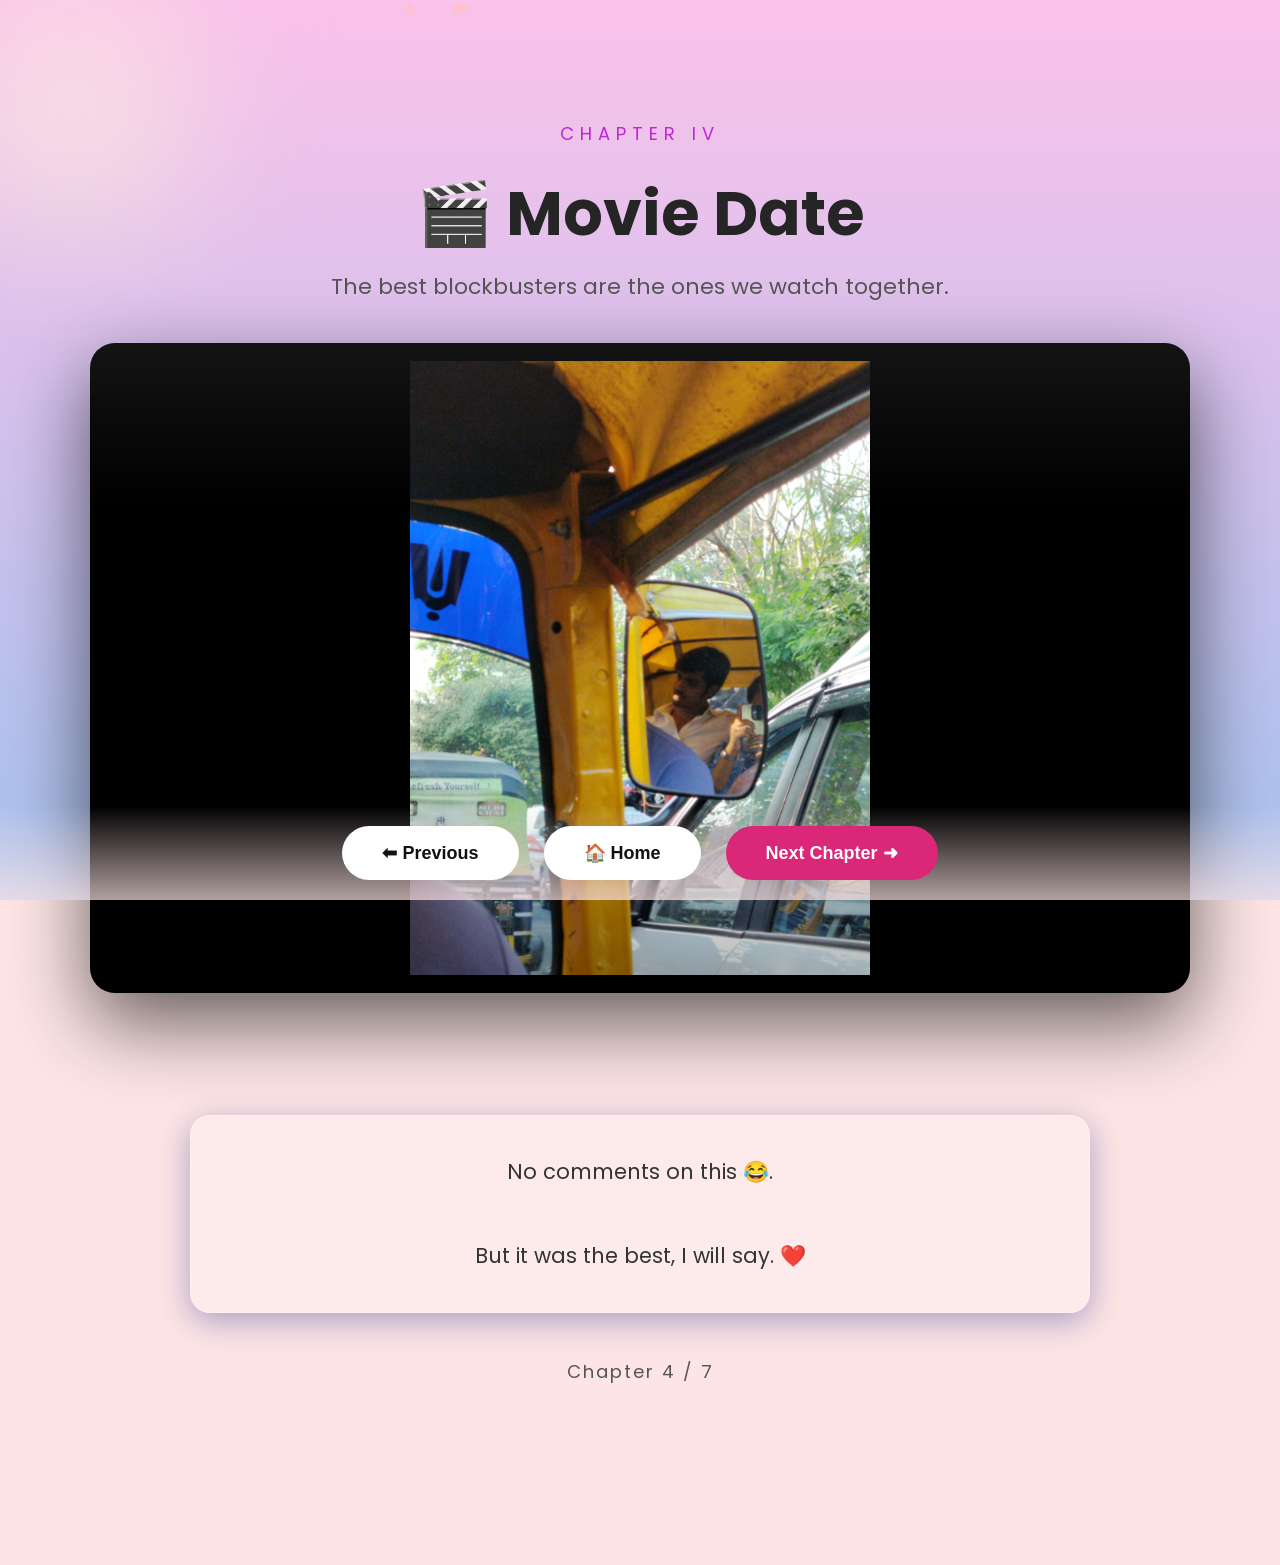
<file: chapter4.html>
<!DOCTYPE html>
<html lang="en">

<head>

<meta charset="UTF-8">

<meta name="viewport" content="width=device-width, initial-scale=1.0">

<title>MemoryVerse | Chapter 4 - Movie Date</title>

<link href="https://fonts.googleapis.com/css2?family=Poppins:wght@300;400;500;600;700;800&display=swap" rel="stylesheet">

<style>
/* =====================================================
   GENERAL & RESET
=====================================================*/
* {
    margin: 0;
    padding: 0;
    box-sizing: border-box;
}

html {
    scroll-behavior: smooth;
}

body {
    font-family: 'Poppins', sans-serif;
    color: white;
    overflow-x: hidden;
    background: #fde5e5;
}

a {
    text-decoration: none;
}

/* =====================================================
   ANIMATED BACKGROUND & ATMOSPHERE
=====================================================*/
#garden {
    position: fixed;
    inset: 0;
    z-index: -20;
    background: linear-gradient(to bottom, #fbc2eb 0%, #a6c1ee 100%);
    overflow: hidden;
}

#sunlight {
    position: fixed;
    top: -10%;
    left: -10%;
    width: 400px;
    height: 400px;
    background: radial-gradient(circle, rgba(255, 248, 220, 0.6), transparent 70%);
    filter: blur(50px);
    animation: sunMove 15s ease-in-out infinite alternate;
}

@keyframes sunMove {
    to { transform: translate(100px, 50px); }
}

#petals, #butterflies {
    position: fixed;
    inset: 0;
    pointer-events: none;
}

.petal {
    position: absolute;
    background: #ffc0cb;
    width: 12px;
    height: 18px;
    border-radius: 0 50% 0 50%;
    animation: fall linear infinite;
}

@keyframes fall {
    to {
        transform: translateY(100vh) rotate(360deg);
        opacity: 0;
    }
}

.butterfly {
    position: absolute;
    font-size: 24px;
    animation: fly linear infinite;
    opacity: 0.8;
}

@keyframes fly {
    0% { transform: translateX(-100px) translateY(0) rotate(0deg); }
    50% { transform: translateX(calc(50vw + 50px)) translateY(-40px) rotate(20deg); }
    100% { transform: translateX(calc(100vw + 100px)) translateY(20px) rotate(-10deg); }
}

/* =====================================================
   INTRO SCREEN
=====================================================*/
#intro {
    position: fixed;
    inset: 0;
    display: flex;
    justify-content: center;
    align-items: center;
    background: #000;
    z-index: 999;
    animation: introFade 5s forwards;
    text-align: center;
}

@keyframes introFade {
    0%, 80% { opacity: 1; visibility: visible; }
    100% { opacity: 0; visibility: hidden; }
}

.intro-content h3 { font-size: 18px; letter-spacing: 8px; color: #f472b6; margin-bottom: 20px; }
.intro-content h1 { font-size: 90px; margin-bottom: 20px; color: #fff; text-shadow: 0 0 25px #f472b6; }
.intro-content h2 { font-size: 42px; margin-bottom: 20px; color: #fff; }
.intro-content p { font-size: 22px; color: #eee; }

/* =====================================================
   MAIN CONTENT
=====================================================*/
#chapter {
    min-height: 100vh;
    display: flex;
    flex-direction: column;
    justify-content: center;
    align-items: center;
    padding: 120px 20px 180px;
    text-align: center;
    opacity: 0;
    animation: showPage 1s forwards 4.5s;
    position: relative;
    z-index: 1;
}

@keyframes showPage {
    to { opacity: 1; }
}

.chapter-number { font-size: 18px; letter-spacing: 6px; color: #c026d3; }
.chapter-heading { font-size: 62px; margin: 20px 0 10px; color: #252525; animation: titleGlow 4s infinite alternate; }
.subtitle { font-size: 22px; color: #555; margin-bottom: 40px; }

@keyframes titleGlow {
    from { text-shadow: 0 0 10px rgba(244, 114, 182, 0.5); }
    to { text-shadow: 0 0 20px rgba(244, 114, 182, 0.8), 0 0 40px rgba(219, 39, 119, 0.5); }
}

/* =====================================================
   CINEMA FRAME & SLIDESHOW
=====================================================*/
.cinema-frame {
    width: 90%;
    max-width: 1100px;
    height: 650px;
    margin: auto;
    background: #000;
    padding: 18px;
    border-radius: 25px;
    box-shadow: 0 30px 80px rgba(0, 0, 0, 0.6);
    position: relative;
    overflow: hidden;
    display: flex;
    justify-content: center;
    align-items: center;
}

.cinema-frame::before {
    content: "";
    position: absolute;
    inset: 0;
    border-radius: 25px;
    background: linear-gradient(to bottom, rgba(255, 255, 255, 0.08), transparent 25%, transparent 70%, rgba(0, 0, 0, 0.3));
    z-index: 3;
    pointer-events: none;
}

.cinema-frame img {
    width: 100%;
    height: 100%;
    object-fit: contain;
    object-position: center;
    border-radius: 12px;
    transition: opacity 0.8s ease-in-out;
    animation: kenburns 12s ease-in-out infinite alternate;
}

@keyframes kenburns {
    from { transform: scale(1); }
    to { transform: scale(1.08); }
}

/* =====================================================
   CAPTION & STORY
=====================================================*/
#captionBox { margin-top: 35px; min-height: 30px; text-align: center; }
#caption { font-size: 28px; font-style: italic; color: #c026d3; border-right: 3px solid transparent; white-space: nowrap; overflow: hidden; }

.story-box {
    width: 900px;
    max-width: 92%;
    margin: 45px auto 0;
    padding: 35px;
    background: rgba(255, 255, 255, 0.2);
    backdrop-filter: blur(15px);
    border: 1px solid rgba(255, 255, 255, 0.3);
    border-radius: 20px;
    line-height: 2;
    font-size: 21px;
    color: #333;
    box-shadow: 0 8px 32px 0 rgba(31, 38, 135, 0.37);
    transition: opacity 1s, transform 1s;
    opacity: 0;
    transform: translateY(40px);
}

/* =====================================================
   NAVIGATION BUTTONS
=====================================================*/
.buttons {
    position: fixed;
    bottom: 0;
    left: 0;
    width: 100%;
    display: flex;
    justify-content: center;
    gap: 25px;
    padding: 20px;
    background: linear-gradient(to top, rgba(255, 229, 229, 0.7), transparent);
    z-index: 100;
}

.buttons button {
    padding: 16px 40px;
    border: none;
    border-radius: 50px;
    font-size: 18px;
    font-weight: 700;
    cursor: pointer;
    transition: all 0.35s ease;
    position: relative;
    overflow: hidden;
}

.primary { background: #db2777; color: #fff; }
.secondary { background: white; color: #111; }

.buttons button:hover {
    transform: translateY(-5px) scale(1.05);
    box-shadow: 0 0 25px #db2777;
}
.secondary:hover { box-shadow: 0 0 25px white; }

.ripple { position: absolute; border-radius: 50%; background: rgba(255, 255, 255, 0.7); transform: scale(0); animation: ripple 0.6s linear; pointer-events: none; }
@keyframes ripple { to { transform: scale(4); opacity: 0; } }

.progress { margin-top: 45px; text-align: center; font-size: 18px; letter-spacing: 2px; color: #555; }

/* =====================================================
   RESPONSIVE
=====================================================*/
@media (max-width: 992px) {
    .chapter-heading { font-size: 52px; }
    .cinema-frame { height: 500px; }
    .story-box { font-size: 18px; }
}

@media (max-width: 768px) {
    #chapter { padding-top: 80px; padding-bottom: 220px; }
    .chapter-heading { font-size: 42px; }
    .subtitle { font-size: 18px; }
    .cinema-frame { height: 350px; padding: 10px; }
    #caption { font-size: 20px; }
    .story-box { padding: 25px; font-size: 16px; }
    .buttons { flex-direction: column; align-items: center; gap: 15px; background: linear-gradient(to top, rgba(255, 229, 229, 0.85), transparent); padding: 15px 0; }
    .buttons a { width: 90%; max-width: 300px; }
    .buttons button { width: 100%; }
}

@media (max-width: 480px) {
    .intro-content h1 { font-size: 60px; }
    .intro-content h2 { font-size: 30px; }
    .chapter-heading { font-size: 34px; }
    .cinema-frame { height: 250px; }
}

</style>

</head>

<body>

<!-- ================================================= -->
<!-- Background Layers -->
<!-- ================================================= -->
<div id="garden">
    <div id="sunlight"></div>
    <div id="petals"></div>
    <div id="butterflies"></div>
</div>

<!-- ================================================= -->
<!-- Intro -->
<!-- ================================================= -->
<section id="intro">
    <div class="intro-content">
        <h3>MEMORYVERSE PRESENTS</h3>
        <h1>CHAPTER IV</h1>
        <h2>🎬 Movie Date</h2>
        <p>Some memories don't need reviews.</p>
    </div>
</section>

<!-- ================================================= -->
<!-- Main Chapter -->
<!-- ================================================= -->
<section id="chapter">

    <div class="chapter-number">CHAPTER IV</div>
    <h1 class="chapter-heading">🎬 Movie Date</h1>
    <p class="subtitle">The best blockbusters are the ones we watch together.</p>

    <!-- Cinema Frame -->
    <div class="cinema-frame">
        <img id="slide" src="assets/images/photo10.jpg" alt="Blooming Memory">
    </div>

    <!-- Caption -->
    <div id="captionBox">
        <p id="caption">No comments on this 😂</p>
    </div>

    <!-- Story Card -->
    <div class="story-box">
        <p>No comments on this 😂.
            <br><br>
            But it was the best, I will say. ❤️</p>
    </div>

    <!-- Navigation -->
    <div class="buttons">
        <a href="chapter3.html">
            <button class="secondary">⬅ Previous</button>
        </a>
        <a href="home.html">
            <button class="secondary">🏠 Home</button>
        </a>
        <a href="chapter5.html">
            <button class="primary">Next Chapter ➜</button>
        </a>
    </div>

    <div class="progress">Chapter 4 / 7</div>

</section>

<!-- ================================================= -->
<!-- Background Music -->
<!-- ================================================= -->
<audio id="music" loop autoplay>
    <source src="assets/music/background.mp3" type="audio/mpeg">
</audio>

<!-- ================================================= -->
<!-- JavaScript -->
<!-- ================================================= -->
<script>
    // Slideshow content
    const images = [
        "assets/images/photo10.jpg",
        "assets/images/photo12.jpg",
        "assets/images/photo18.jpg"
    ];

    const captions = [
        "No comments on this 😂",
        "But it was the best.",
        "Some memories don't need reviews."
    ];
</script>

<script>
/* =====================================================
   CHAPTER 4 JAVASCRIPT
=====================================================*/
document.addEventListener('DOMContentLoaded', () => {

    /* ==========================================
        PHOTO SLIDESHOW & TYPEWRITER
    ========================================== */
    const slide = document.getElementById("slide");
    const caption = document.getElementById("caption");
    let current = 0;
    let typeInterval;

    function typeWriter(text) {
        let i = 0;
        caption.innerHTML = "";
        caption.style.width = '0';
        caption.style.borderRight = '3px solid #c026d3';

        if (typeInterval) clearInterval(typeInterval);

        typeInterval = setInterval(() => {
            if (i < text.length) {
                caption.innerHTML += text.charAt(i);
                i++;
            } else {
                clearInterval(typeInterval);
                caption.style.borderRight = '3px solid transparent';
            }
        }, 50);
    }

    function changeSlide() {
        current = (current + 1) % images.length;
        slide.style.opacity = "0";

        setTimeout(() => {
            slide.src = images[current];
            slide.style.opacity = "1";
            typeWriter(captions[current]);
        }, 800);
    }

    typeWriter(captions[0]);
    setInterval(changeSlide, 5000);

    /* ==========================================
        DYNAMIC BACKGROUND ELEMENTS
    ========================================== */
    const petalsContainer = document.getElementById("petals");
    const butterfliesContainer = document.getElementById("butterflies");

    function createPetal() {
        const petal = document.createElement("div");
        petal.className = "petal";
        petal.style.left = Math.random() * 100 + "vw";
        petal.style.animationDuration = (5 + Math.random() * 5) + "s";
        petal.style.opacity = Math.random();
        petal.style.transform = `scale(${0.5 + Math.random() * 0.5}) rotate(${Math.random() * 360}deg)`;
        petalsContainer.appendChild(petal);
        setTimeout(() => petal.remove(), 10000);
    }

    function createButterfly() {
        const butterfly = document.createElement("div");
        butterfly.className = "butterfly";
        butterfly.innerHTML = "🦋";
        butterfly.style.top = (20 + Math.random() * 50) + "%";
        butterfly.style.animationDuration = (15 + Math.random() * 10) + "s";
        butterfliesContainer.appendChild(butterfly);
        setTimeout(() => butterfly.remove(), 25000);
    }

    setInterval(createPetal, 400);
    setInterval(createButterfly, 8000);

    /* ==========================================
        MUSIC
    ========================================== */
    const music = document.getElementById("music");
    if (music) {
        music.volume = 0.35;
        music.play().catch(() => {
            document.body.addEventListener("click", () => music.play(), { once: true });
        });
    }

    /* ==========================================
        STORY CARD FADE-IN ON SCROLL
    ========================================== */
    const storyBox = document.querySelector(".story-box");
    const observer = new IntersectionObserver(entries => {
        entries.forEach(entry => {
            if (entry.isIntersecting) {
                storyBox.style.opacity = "1";
                storyBox.style.transform = "translateY(0)";
                observer.unobserve(storyBox);
            }
        });
    }, { threshold: 0.2 });
    observer.observe(storyBox);

    /* ==========================================
        BUTTON RIPPLE EFFECT
    ========================================== */
    document.querySelectorAll(".buttons button").forEach(button => {
        button.addEventListener("click", function (e) {
            const rect = e.target.getBoundingClientRect();
            const circle = document.createElement("span");
            const diameter = Math.max(rect.width, rect.height);
            circle.style.width = circle.style.height = `${diameter}px`;
            circle.style.left = `${e.clientX - rect.left - diameter / 2}px`;
            circle.style.top = `${e.clientY - rect.top - diameter / 2}px`;
            circle.classList.add("ripple");
            this.appendChild(circle);
            setTimeout(() => circle.remove(), 600);
        });
    });

}); // End DOMContentLoaded
</script>

</body>

</html>
</file>
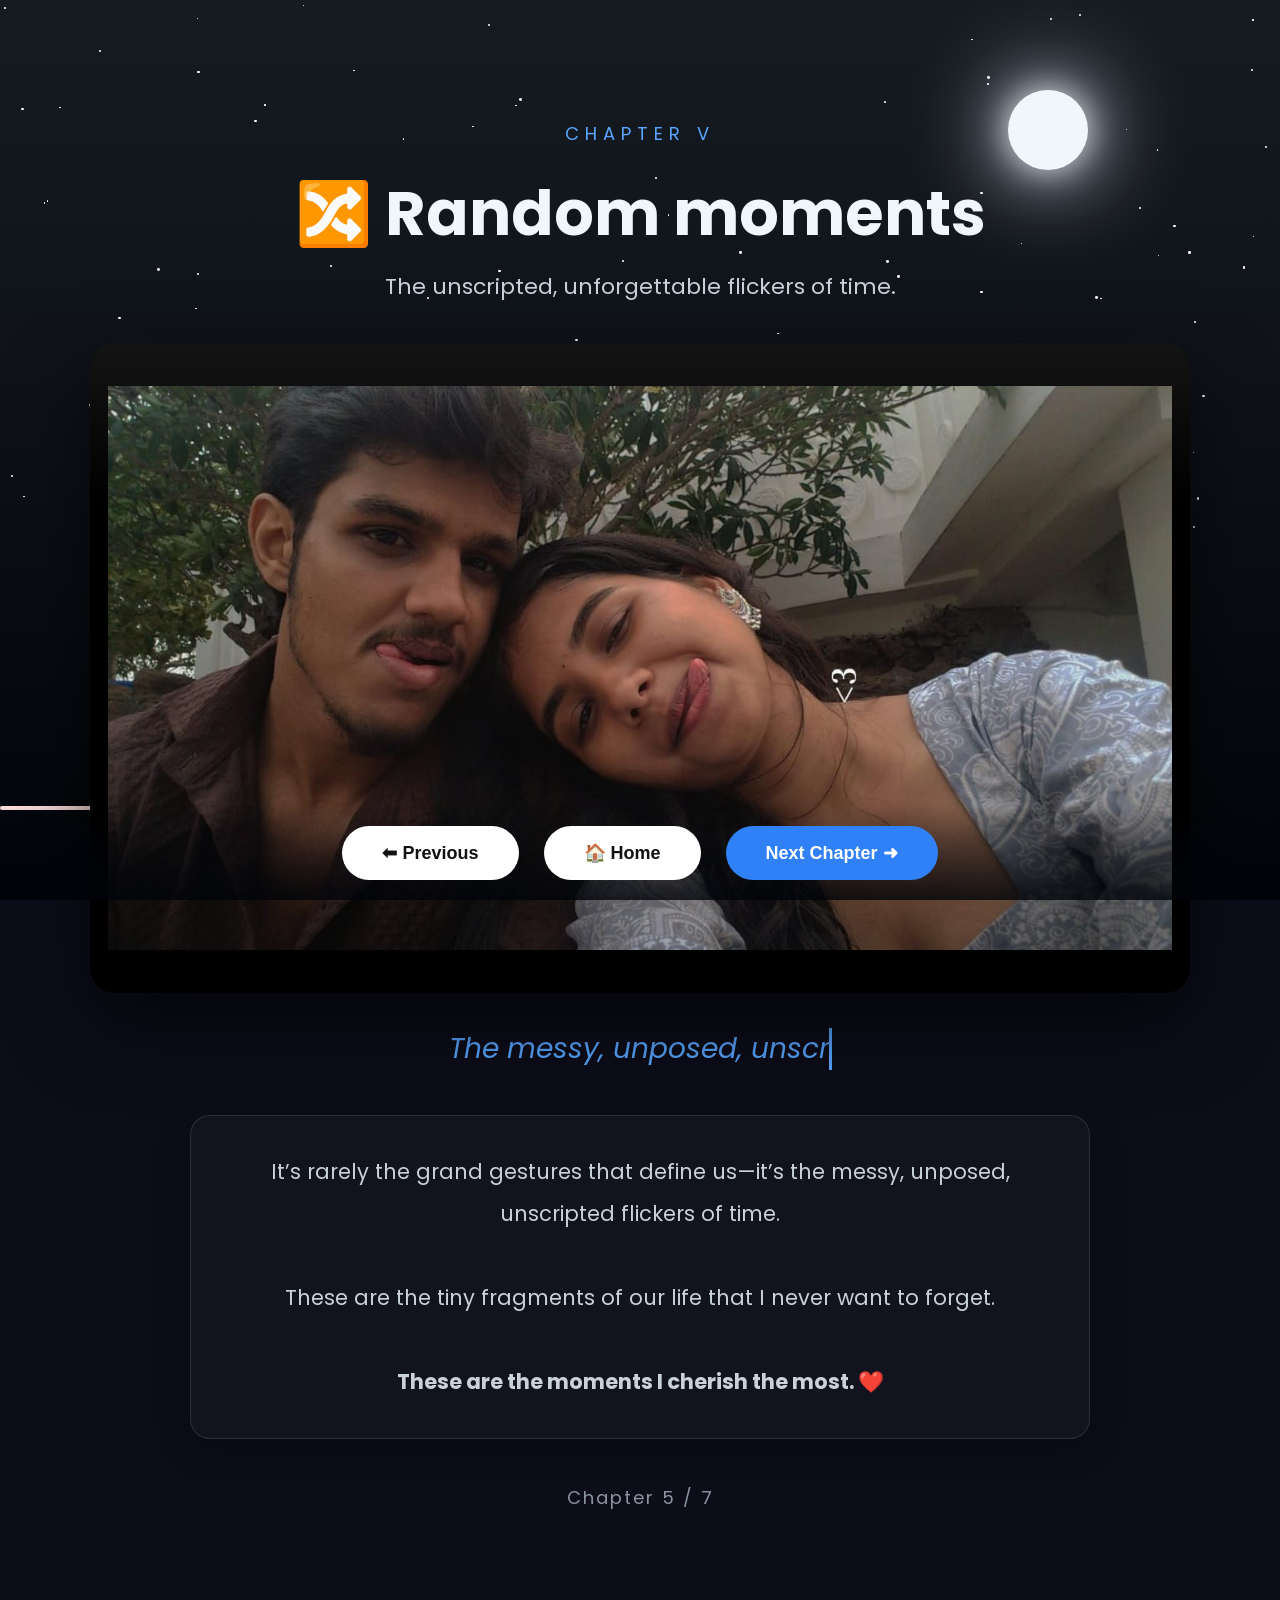
<file: chapter5.html>
<!DOCTYPE html>
<html lang="en">

<head>

<meta charset="UTF-8">

<meta name="viewport" content="width=device-width, initial-scale=1.0">

<title>MemoryVerse | Chapter 5 - Random moments</title>

<link href="https://fonts.googleapis.com/css2?family=Poppins:wght@300;400;500;600;700;800&display=swap" rel="stylesheet">

<style>
/* =====================================================
   GENERAL & RESET
=====================================================*/
* {
    margin: 0;
    padding: 0;
    box-sizing: border-box;
}

html {
    scroll-behavior: smooth;
}

body {
    font-family: 'Poppins', sans-serif;
    color: white;
    overflow-x: hidden;
    background: #0d0d1a;
}

a {
    text-decoration: none;
}

/* =====================================================
   ANIMATED BACKGROUND & ATMOSPHERE
=====================================================*/
#night-sky {
    position: fixed;
    inset: 0;
    z-index: -20;
    background: linear-gradient(to bottom, #161b22, #0d1117 50%, #010409);
    overflow: hidden;
}

#moon {
    position: fixed;
    top: 10%;
    right: 15%;
    width: 80px;
    height: 80px;
    background: #f0f6fc;
    border-radius: 50%;
    box-shadow: 0 0 30px #c9d1d9, 0 0 60px #8b949e, 0 0 100px #f0f6fc;
    animation: moonGlow 10s ease-in-out infinite alternate;
}

@keyframes moonGlow {
    from { opacity: 0.8; }
    to { opacity: 1; transform: scale(1.05); }
}

#stars, #city-lights {
    position: fixed;
    inset: 0;
    pointer-events: none;
}

.star {
    position: absolute;
    background: white;
    border-radius: 50%;
    animation: twinkle linear infinite;
}

@keyframes twinkle {
    0%, 100% { opacity: 0.2; transform: scale(0.5); }
    50% { opacity: 1; transform: scale(1.2); }
}

.car-light {
    position: absolute;
    bottom: 10%;
    width: 200px;
    height: 4px;
    border-radius: 2px;
    animation: drive 8s linear infinite;
}

@keyframes drive {
    from { transform: translateX(-200px); }
    to { transform: translateX(100vw); }
}

/* =====================================================
   INTRO SCREEN
=====================================================*/
#intro {
    position: fixed;
    inset: 0;
    display: flex;
    justify-content: center;
    align-items: center;
    background: #000;
    z-index: 999;
    animation: introFade 5s forwards;
    text-align: center;
}

@keyframes introFade {
    0%, 80% { opacity: 1; visibility: visible; }
    100% { opacity: 0; visibility: hidden; }
}

.intro-content h3 { font-size: 18px; letter-spacing: 8px; color: #58a6ff; margin-bottom: 20px; }
.intro-content h1 { font-size: 90px; margin-bottom: 20px; color: #fff; text-shadow: 0 0 25px #58a6ff; }
.intro-content h2 { font-size: 42px; margin-bottom: 20px; color: #fff; }
.intro-content p { font-size: 22px; color: #eee; }

/* =====================================================
   MAIN CONTENT
=====================================================*/
#chapter {
    min-height: 100vh;
    display: flex;
    flex-direction: column;
    justify-content: center;
    align-items: center;
    padding: 120px 20px 180px;
    text-align: center;
    opacity: 0;
    animation: showPage 1s forwards 4.5s;
    position: relative;
    z-index: 1;
}

@keyframes showPage {
    to { opacity: 1; }
}

.chapter-number { font-size: 18px; letter-spacing: 6px; color: #58a6ff; }
.chapter-heading { font-size: 62px; margin: 20px 0 10px; color: #f0f6fc; animation: titleGlow 4s infinite alternate; }
.subtitle { font-size: 22px; color: #c9d1d9; margin-bottom: 40px; }

@keyframes titleGlow {
    from { text-shadow: 0 0 10px rgba(88, 166, 255, 0.5); }
    to { text-shadow: 0 0 20px rgba(88, 166, 255, 0.8), 0 0 40px rgba(30, 100, 200, 0.5); }
}

/* =====================================================
   CINEMA FRAME & SLIDESHOW
=====================================================*/
.cinema-frame {
    width: 90%;
    max-width: 1100px;
    height: 650px;
    margin: auto;
    background: #000;
    padding: 18px;
    border-radius: 25px;
    box-shadow: 0 30px 80px rgba(0, 0, 0, 0.65);
    position: relative;
    overflow: hidden;
    display: flex;
    justify-content: center;
    align-items: center;
}

.cinema-frame::before {
    content: "";
    position: absolute;
    inset: 0;
    border-radius: 25px;
    background: linear-gradient(to bottom, rgba(255, 255, 255, 0.08), transparent 25%, transparent 70%, rgba(0, 0, 0, 0.3));
    z-index: 3;
    pointer-events: none;
}

.cinema-frame img {
    width: 100%;
    height: 100%;
    object-fit: contain;
    object-position: center;
    border-radius: 12px;
    transition: opacity 0.8s ease-in-out;
    animation: kenburns 12s ease-in-out infinite alternate;
}

@keyframes kenburns {
    from { transform: scale(1); }
    to { transform: scale(1.08); }
}

/* =====================================================
   CAPTION & STORY
=====================================================*/
#captionBox { margin-top: 35px; min-height: 30px; text-align: center; }
#caption { font-size: 28px; font-style: italic; color: #58a6ff; border-right: 3px solid transparent; white-space: nowrap; overflow: hidden; }

.story-box {
    width: 900px;
    max-width: 92%;
    margin: 45px auto 0;
    padding: 35px;
    background: rgba(22, 27, 34, 0.5);
    backdrop-filter: blur(15px);
    border: 1px solid rgba(48, 54, 61, 0.8);
    border-radius: 20px;
    line-height: 2;
    font-size: 21px;
    color: #c9d1d9;
    box-shadow: 0 8px 32px 0 rgba(0, 0, 0, 0.37);
    transition: opacity 1s, transform 1s;
    opacity: 0;
    transform: translateY(40px);
}

/* =====================================================
   NAVIGATION BUTTONS
=====================================================*/
.buttons {
    position: fixed;
    bottom: 0;
    left: 0;
    width: 100%;
    display: flex;
    justify-content: center;
    gap: 25px;
    padding: 20px;
    background: linear-gradient(to top, rgba(1, 4, 9, 0.8), transparent);
    z-index: 100;
}

.buttons button {
    padding: 16px 40px;
    border: none;
    border-radius: 50px;
    font-size: 18px;
    font-weight: 700;
    cursor: pointer;
    transition: all 0.35s ease;
    position: relative;
    overflow: hidden;
}

.primary { background: #3081f7; color: #fff; }
.secondary { background: white; color: #111; }

.buttons button:hover {
    transform: translateY(-5px) scale(1.05);
    box-shadow: 0 0 25px #3081f7;
}
.secondary:hover { box-shadow: 0 0 25px white; }

.ripple { position: absolute; border-radius: 50%; background: rgba(255, 255, 255, 0.7); transform: scale(0); animation: ripple 0.6s linear; pointer-events: none; }
@keyframes ripple { to { transform: scale(4); opacity: 0; } }

.progress { margin-top: 45px; text-align: center; font-size: 18px; letter-spacing: 2px; color: #8b949e; }

/* =====================================================
   RESPONSIVE
=====================================================*/
@media (max-width: 992px) {
    .chapter-heading { font-size: 52px; }
    .cinema-frame { height: 500px; }
    .story-box { font-size: 18px; }
}

@media (max-width: 768px) {
    #chapter { padding-top: 80px; padding-bottom: 220px; }
    .chapter-heading { font-size: 42px; }
    .subtitle { font-size: 18px; }
    .cinema-frame { height: 350px; padding: 10px; }
    #caption { font-size: 20px; }
    .story-box { padding: 25px; font-size: 16px; }
    .buttons { flex-direction: column; align-items: center; gap: 15px; background: linear-gradient(to top, rgba(1, 4, 9, 0.9), transparent); padding: 15px 0; }
    .buttons a { width: 90%; max-width: 300px; }
    .buttons button { width: 100%; }
}

@media (max-width: 480px) {
    .intro-content h1 { font-size: 60px; }
    .intro-content h2 { font-size: 30px; }
    .chapter-heading { font-size: 34px; }
    .cinema-frame { height: 250px; }
}

</style>

</head>

<body>

<!-- ================================================= -->
<!-- Background Layers -->
<!-- ================================================= -->
<div id="night-sky">
    <div id="moon"></div>
    <div id="stars"></div>
    <div id="city-lights"></div>
</div>

<!-- ================================================= -->
<!-- Intro -->
<!-- ================================================= -->
<section id="intro">
    <div class="intro-content">
        <h3>MEMORYVERSE PRESENTS</h3>
        <h1>CHAPTER V</h1>
        <h2>🔀 Random moments</h2>
        <p>The little moments that became everything.</p>
    </div>
</section>

<!-- ================================================= -->
<!-- Main Chapter -->
<!-- ================================================= -->
<section id="chapter">

    <div class="chapter-number">CHAPTER V</div>
    <h1 class="chapter-heading">🔀 Random moments</h1>
    <p class="subtitle">The unscripted, unforgettable flickers of time.</p>

    <!-- Cinema Frame -->
    <div class="cinema-frame">
        <img id="slide" src="assets/images/photo5.jpg" alt="Random Memory">
    </div>

    <!-- Caption -->
    <div id="captionBox">
        <p id="caption">The messy, unposed, unscripted flickers of time.</p>
    </div>

    <!-- Story Card -->
    <div class="story-box">
        <p>
            It’s rarely the grand gestures that define us—it’s the messy, unposed, unscripted flickers of time.
            <br><br>
            These are the tiny fragments of our life that I never want to forget.
            <br><br>
            <b>These are the moments I cherish the most. ❤️</b>
        </p>
    </div>

    <!-- Navigation -->
    <div class="buttons">
        <a href="chapter4.html">
            <button class="secondary">⬅ Previous</button>
        </a>
        <a href="home.html">
            <button class="secondary">🏠 Home</button>
        </a>
        <a href="chapter6.html">
            <button class="primary">Next Chapter ➜</button>
        </a>
    </div>

    <div class="progress">Chapter 5 / 7</div>

</section>

<!-- ================================================= -->
<!-- Background Music -->
<!-- ================================================= -->
<audio id="music" loop autoplay>
    <source src="assets/music/background.mp3" type="audio/mpeg">
</audio>

<!-- ================================================= -->
<!-- JavaScript -->
<!-- ================================================= -->
<script>
    // Slideshow content
    const images = [
        "assets/images/photo5.jpg",
        "assets/images/photo9.jpg",
        "assets/images/photo14.jpg"
    ];

    const captions = [
        "The messy, unposed, unscripted flickers of time.",
        "Tiny fragments of our life I never want to forget.",
        "It’s rarely the grand gestures that define us."
    ];
</script>

<script>
/* =====================================================
   CHAPTER 5 JAVASCRIPT
=====================================================*/
document.addEventListener('DOMContentLoaded', () => {

    /* ==========================================
        PHOTO SLIDESHOW & TYPEWRITER
    ========================================== */
    const slide = document.getElementById("slide");
    const caption = document.getElementById("caption");
    let current = 0;
    let typeInterval;

    function typeWriter(text) {
        let i = 0;
        caption.innerHTML = "";
        caption.style.borderRight = '3px solid #58a6ff';

        if (typeInterval) clearInterval(typeInterval);

        typeInterval = setInterval(() => {
            if (i < text.length) {
                caption.innerHTML += text.charAt(i);
                i++;
            } else {
                clearInterval(typeInterval);
                caption.style.borderRight = '3px solid transparent';
            }
        }, 50);
    }

    function changeSlide() {
        current = (current + 1) % images.length;
        slide.style.opacity = "0";

        setTimeout(() => {
            slide.src = images[current];
            slide.style.opacity = "1";
            typeWriter(captions[current]);
        }, 800);
    }

    typeWriter(captions[0]);
    setInterval(changeSlide, 5000);

    /* ==========================================
        DYNAMIC BACKGROUND ELEMENTS
    ========================================== */
    const starsContainer = document.getElementById("stars");
    const cityLightsContainer = document.getElementById("city-lights");

    function createStar() {
        const star = document.createElement("div");
        star.className = "star";
        const size = Math.random() * 2 + 1;
        star.style.width = size + "px";
        star.style.height = size + "px";
        star.style.left = Math.random() * 100 + "vw";
        star.style.top = Math.random() * 60 + "vh"; // Only in the upper part
        star.style.animationDuration = (3 + Math.random() * 3) + "s";
        starsContainer.appendChild(star);
    }

    function createCarLight() {
        const light = document.createElement("div");
        light.className = "car-light";
        light.style.background = Math.random() > 0.5 ? '#ffdddd' : '#ffffaa';
        light.style.animationDelay = Math.random() * 8 + "s";
        cityLightsContainer.appendChild(light);
        setTimeout(() => light.remove(), 8000);
    }

    for (let i = 0; i < 100; i++) createStar();
    setInterval(createCarLight, 1000);

    /* ==========================================
        MUSIC
    ========================================== */
    const music = document.getElementById("music");
    if (music) {
        music.volume = 0.35;
        music.play().catch(() => {
            document.body.addEventListener("click", () => music.play(), { once: true });
        });
    }

    /* ==========================================
        STORY CARD FADE-IN ON SCROLL
    ========================================== */
    const storyBox = document.querySelector(".story-box");
    const observer = new IntersectionObserver(entries => {
        entries.forEach(entry => {
            if (entry.isIntersecting) {
                storyBox.style.opacity = "1";
                storyBox.style.transform = "translateY(0)";
                observer.unobserve(storyBox);
            }
        });
    }, { threshold: 0.2 });
    observer.observe(storyBox);

    /* ==========================================
        BUTTON RIPPLE EFFECT
    ========================================== */
    document.querySelectorAll(".buttons button").forEach(button => {
        button.addEventListener("click", function (e) {
            const rect = e.target.getBoundingClientRect();
            const circle = document.createElement("span");
            const diameter = Math.max(rect.width, rect.height);
            circle.style.width = circle.style.height = `${diameter}px`;
            circle.style.left = `${e.clientX - rect.left - diameter / 2}px`;
            circle.style.top = `${e.clientY - rect.top - diameter / 2}px`;
            circle.classList.add("ripple");
            this.appendChild(circle);
            setTimeout(() => circle.remove(), 600);
        });
    });

}); // End DOMContentLoaded
</script>

</body>

</html>
</file>
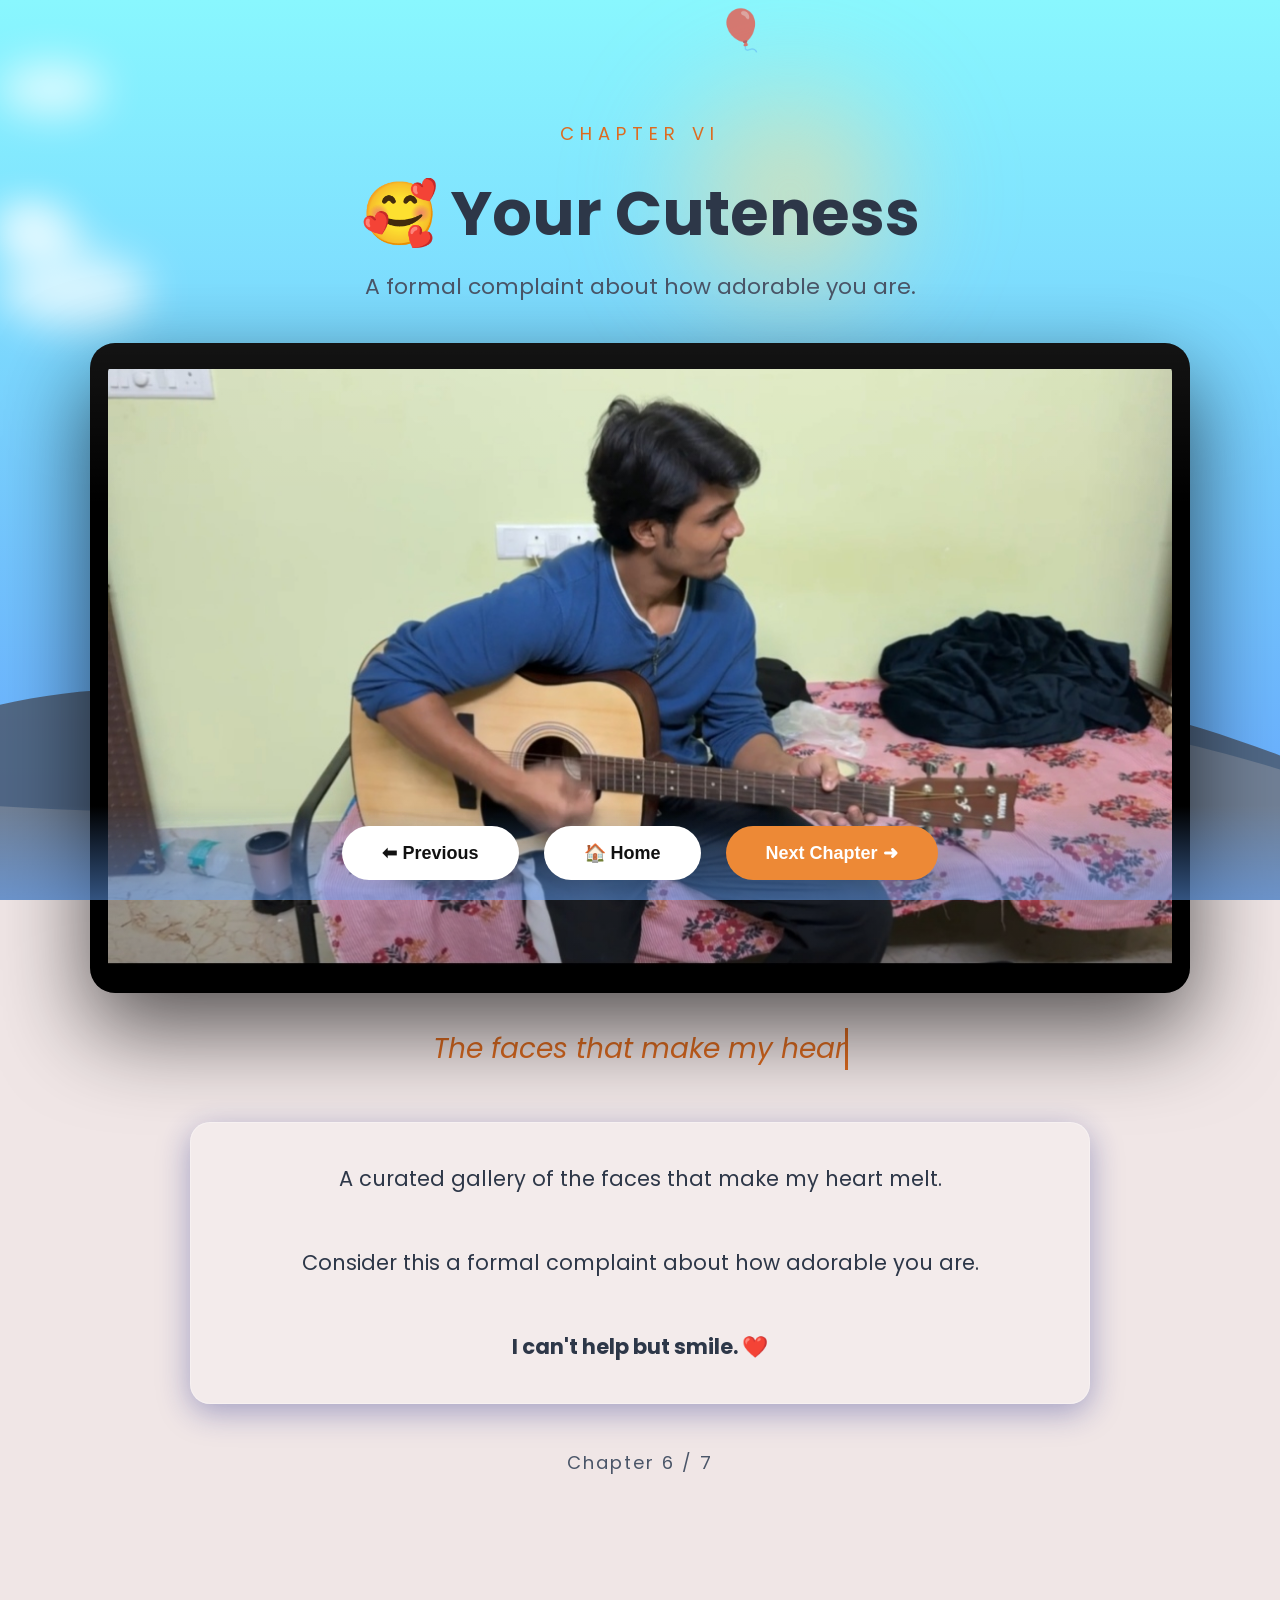
<file: chapter6.html>
<!DOCTYPE html>
<html lang="en">

<head>

<meta charset="UTF-8">

<meta name="viewport" content="width=device-width, initial-scale=1.0">

<title>MemoryVerse | Chapter 6 - Your Cuteness</title>

<link href="https://fonts.googleapis.com/css2?family=Poppins:wght@300;400;500;700;800&display=swap" rel="stylesheet">

<style>
/* =====================================================
   GENERAL & RESET
=====================================================*/
* {
    margin: 0;
    padding: 0;
    box-sizing: border-box;
}

html {
    scroll-behavior: smooth;
}

body {
    font-family: 'Poppins', sans-serif;
    color: white;
    overflow-x: hidden;
    background: #f0e6e6;
}

a {
    text-decoration: none;
}

/* =====================================================
   ANIMATED BACKGROUND & ATMOSPHERE
=====================================================*/
#adventure-scape {
    position: fixed;
    inset: 0;
    z-index: -20;
    background: linear-gradient(to bottom, #89f7fe 0%, #66a6ff 100%);
    overflow: hidden;
}

#sun {
    position: fixed;
    top: 5%;
    left: 50%;
    width: 300px;
    height: 300px;
    background: radial-gradient(circle, rgba(255, 220, 150, 0.8), transparent 70%);
    border-radius: 50%;
    filter: blur(50px);
    animation: sunGlow 12s ease-in-out infinite alternate;
}

@keyframes sunGlow {
    from { transform: translate(-50%) scale(1); }
    to { transform: translate(-50%, 20px) scale(1.1); }
}

#mountains, #clouds, #balloons {
    position: fixed;
    inset: 0;
    pointer-events: none;
}

.mountain {
    position: absolute;
    bottom: 0;
    width: 100%;
    height: 40%;
    background-size: cover;
    background-position: bottom center;
    background-repeat: no-repeat;
}
.mountain.back {
    background-image: url('data:image/svg+xml;utf8,<svg xmlns="http://www.w3.org/2000/svg" viewBox="0 0 1440 320"><path fill="%234a5568" fill-opacity="1" d="M0,192L48,176C96,160,192,128,288,133.3C384,139,480,181,576,186.7C672,192,768,160,864,144C960,128,1056,128,1152,149.3C1248,171,1344,213,1392,234.7L1440,256L1440,320L1392,320C1344,320,1248,320,1152,320C1056,320,960,320,864,320C768,320,672,320,576,320C480,320,384,320,288,320C192,320,96,320,48,320L0,320Z"></path></svg>');
    z-index: -18;
    opacity: 0.8;
    animation: parallax 30s linear infinite alternate;
}

.mountain.front {
    background-image: url('data:image/svg+xml;utf8,<svg xmlns="http://www.w3.org/2000/svg" viewBox="0 0 1440 320"><path fill="%23718096" fill-opacity="1" d="M0,224L60,229.3C120,235,240,245,360,240C480,235,600,213,720,192C840,171,960,149,1080,160C1200,171,1320,213,1380,234.7L1440,256L1440,320L1380,320C1320,320,1200,320,1080,320C960,320,840,320,720,320C600,320,480,320,360,320C240,320,120,320,60,320L0,320Z"></path></svg>');
    z-index: -15;
    animation: parallax 20s linear infinite alternate;
}

@keyframes parallax {
    from { background-position-x: 0; }
    to { background-position-x: -200px; }
}

.cloud {
    position: absolute;
    background: rgba(255, 255, 255, 0.7);
    border-radius: 50%;
    filter: blur(20px);
    animation: cloudMove linear infinite;
}

@keyframes cloudMove {
    from { transform: translateX(-200px); }
    to { transform: translateX(100vw); }
}

.balloon-el {
    position: absolute;
    font-size: 40px;
    animation: balloonFloat 40s ease-in-out infinite;
    opacity: 0.7;
}

@keyframes balloonFloat {
    0%, 100% { transform: translate(0, 0) rotate(-5deg); }
    50% { transform: translate(20px, -30px) rotate(5deg); }
}

/* =====================================================
   INTRO SCREEN
=====================================================*/
#intro {
    position: fixed;
    inset: 0;
    display: flex;
    justify-content: center;
    align-items: center;
    background: #000;
    z-index: 999;
    animation: introFade 5s forwards;
    text-align: center;
}

@keyframes introFade {
    0%, 80% { opacity: 1; visibility: visible; }
    100% { opacity: 0; visibility: hidden; }
}

.intro-content h3 { font-size: 18px; letter-spacing: 8px; color: #f6ad55; margin-bottom: 20px; }
.intro-content h1 { font-size: 90px; margin-bottom: 20px; color: #fff; text-shadow: 0 0 25px #f6ad55; }
.intro-content h2 { font-size: 42px; margin-bottom: 20px; color: #fff; }
.intro-content p { font-size: 22px; color: #eee; }

/* =====================================================
   MAIN CONTENT
=====================================================*/
#chapter {
    min-height: 100vh;
    display: flex;
    flex-direction: column;
    justify-content: center;
    align-items: center;
    padding: 120px 20px 180px;
    text-align: center;
    opacity: 0;
    animation: showPage 1s forwards 4.5s;
    position: relative;
    z-index: 1;
}

@keyframes showPage {
    to { opacity: 1; }
}

.chapter-number { font-size: 18px; letter-spacing: 6px; color: #dd6b20; }
.chapter-heading { font-size: 62px; margin: 20px 0 10px; color: #2d3748; animation: titleGlow 4s infinite alternate; }
.subtitle { font-size: 22px; color: #4a5568; margin-bottom: 40px; }

@keyframes titleGlow {
    from { text-shadow: 0 0 10px rgba(237, 137, 54, 0.5); }
    to { text-shadow: 0 0 20px rgba(237, 137, 54, 0.8), 0 0 40px rgba(221, 107, 32, 0.5); }
}

/* =====================================================
   CINEMA FRAME & SLIDESHOW
=====================================================*/
.cinema-frame {
    width: 90%;
    max-width: 1100px;
    height: 650px;
    margin: auto;
    background: #000;
    padding: 18px;
    border-radius: 25px;
    box-shadow: 0 35px 90px rgba(0, 0, 0, 0.65);
    position: relative;
    overflow: hidden;
    display: flex;
    justify-content: center;
    align-items: center;
}

.cinema-frame::before {
    content: "";
    position: absolute;
    inset: 0;
    border-radius: 25px;
    background: linear-gradient(to bottom, rgba(255, 255, 255, 0.08), transparent 25%, transparent 70%, rgba(0, 0, 0, 0.3));
    z-index: 3;
    pointer-events: none;
}

.cinema-frame img {
    width: 100%;
    height: 100%;
    object-fit: contain;
    object-position: center;
    border-radius: 12px;
    transition: opacity 0.8s ease-in-out;
    animation: kenburns 12s ease-in-out infinite alternate;
}

@keyframes kenburns {
    from { transform: scale(1); }
    to { transform: scale(1.08); }
}

/* =====================================================
   CAPTION & STORY
=====================================================*/
#captionBox { margin-top: 35px; min-height: 30px; text-align: center; }
#caption { font-size: 28px; font-style: italic; color: #dd6b20; border-right: 3px solid transparent; white-space: nowrap; overflow: hidden; display: inline-block; }

@keyframes blinkCursor {
    50% {
        border-right-color: transparent;
    }
}

.story-box {
    width: 900px;
    max-width: 92%;
    margin: 45px auto 0;
    padding: 35px;
    background: rgba(255, 255, 255, 0.2);
    backdrop-filter: blur(15px);
    border: 1px solid rgba(255, 255, 255, 0.3);
    border-radius: 20px;
    line-height: 2;
    font-size: 21px;
    color: #2d3748;
    box-shadow: 0 8px 32px 0 rgba(31, 38, 135, 0.37);
    transition: opacity 1s, transform 1s;
    opacity: 0;
    transform: translateY(40px);
}

/* =====================================================
   NAVIGATION BUTTONS
=====================================================*/
.buttons {
    position: fixed;
    bottom: 0;
    left: 0;
    width: 100%;
    display: flex;
    justify-content: center;
    gap: 25px;
    padding: 20px;
    background: linear-gradient(to top, rgba(102, 166, 255, 0.5), transparent);
    z-index: 100;
}

.buttons button {
    padding: 16px 40px;
    border: none;
    border-radius: 50px;
    font-size: 18px;
    font-weight: 700;
    cursor: pointer;
    transition: all 0.35s ease;
    position: relative;
    overflow: hidden;
}

.primary { background: #ed8936; color: #fff; }
.secondary { background: white; color: #111; }

.buttons button:hover {
    transform: translateY(-5px) scale(1.05);
    box-shadow: 0 0 25px #ed8936;
}
.secondary:hover { box-shadow: 0 0 25px white; }

.ripple { position: absolute; border-radius: 50%; background: rgba(255, 255, 255, 0.7); transform: scale(0); animation: ripple 0.6s linear; pointer-events: none; }
@keyframes ripple { to { transform: scale(4); opacity: 0; } }

.progress { margin-top: 45px; text-align: center; font-size: 18px; letter-spacing: 2px; color: #4a5568; }

/* =====================================================
   RESPONSIVE
=====================================================*/
@media (max-width: 992px) {
    .chapter-heading { font-size: 52px; }
    .cinema-frame { height: 500px; }
    .story-box { font-size: 18px; }
}

@media (max-width: 768px) {
    #chapter { padding-top: 80px; padding-bottom: 220px; }
    .chapter-heading { font-size: 42px; }
    .subtitle { font-size: 18px; }
    .cinema-frame { height: 350px; padding: 10px; }
    #caption { font-size: 20px; }
    .story-box { padding: 25px; font-size: 16px; }
    .buttons { flex-direction: column; align-items: center; gap: 15px; background: linear-gradient(to top, rgba(102, 166, 255, 0.7), transparent); padding: 15px 0; }
    .buttons a { width: 90%; max-width: 300px; }
    .buttons button { width: 100%; }
}

@media (max-width: 480px) {
    .intro-content h1 { font-size: 60px; }
    .intro-content h2 { font-size: 30px; }
    .chapter-heading { font-size: 34px; }
    .cinema-frame { height: 250px; }
}

</style>

</head>

<body>

<!-- ================================================= -->
<!-- Background Layers -->
<!-- ================================================= -->
<div id="adventure-scape">
    <div id="sun"></div>
    <div id="mountains">
        <div class="mountain back"></div>
        <div class="mountain front"></div>
    </div>
    <div id="clouds"></div>
    <div id="balloons"></div>
</div>

<!-- ================================================= -->
<!-- Intro -->
<!-- ================================================= -->
<section id="intro">
    <div class="intro-content">
        <h3>MEMORYVERSE PRESENTS</h3>
        <h1>CHAPTER VI</h1>
        <h2>🥰 Your Cuteness</h2>
        <p>A gallery of the moments that make my heart melt.</p>
    </div>
</section>

<!-- ================================================= -->
<!-- Main Chapter -->
<!-- ================================================= -->
<section id="chapter">

    <div class="chapter-number">CHAPTER VI</div>
    <h1 class="chapter-heading">🥰 Your Cuteness</h1>
    <p class="subtitle">A formal complaint about how adorable you are.</p>

    <!-- Cinema Frame -->
    <div class="cinema-frame">
        <img id="slide" src="assets/images/photo8.jpg" alt="Cuteness Memory">
    </div>

    <!-- Caption -->
    <div id="captionBox">
        <p id="caption">The faces that make my heart melt.</p>
    </div>

    <!-- Story Card -->
    <div class="story-box">
        <p>
            A curated gallery of the faces that make my heart melt.
            <br><br>
            Consider this a formal complaint about how adorable you are.
            <br><br>
            <b>I can't help but smile. ❤️</b>
        </p>
    </div>

    <!-- Navigation -->
    <div class="buttons">
        <a href="chapter5.html">
            <button class="secondary">⬅ Previous</button>
        </a>
        <a href="home.html">
            <button class="secondary">🏠 Home</button>
        </a>
        <a href="chapter7.html">
            <button class="primary">Next Chapter ➜</button>
        </a>
    </div>

    <div class="progress">Chapter 6 / 7</div>

</section>

<!-- ================================================= -->
<!-- Background Music -->
<!-- ================================================= -->
<audio id="music" loop autoplay>
    <source src="assets/music/background.mp3" type="audio/mpeg">
</audio>

<!-- ================================================= -->
<!-- JavaScript -->
<!-- ================================================= -->
<script>
    // Slideshow content
    const images = [
        "assets/images/photo8.jpg",
        "assets/images/photo13.jpg"
    ];

    const captions = [
        "The faces that make my heart melt.",
        "A formal complaint about how adorable you are."
    ];
</script>

<script>
/* =====================================================
   CHAPTER 6 JAVASCRIPT
=====================================================*/
document.addEventListener('DOMContentLoaded', () => {

    /* ==========================================
        PHOTO SLIDESHOW & TYPEWRITER
    ========================================== */
    const slide = document.getElementById("slide");
    const caption = document.getElementById("caption");
    let current = 0;
    let typeInterval;
    
    function typeWriter(text, onComplete) {
        let i = 0;
        caption.innerHTML = "";
        caption.style.animation = 'none'; // Reset animation
        caption.style.borderRight = '3px solid #dd6b20';

        if (typeInterval) clearInterval(typeInterval);

        typeInterval = setInterval(() => {
            if (i < text.length) {
                caption.textContent += text.charAt(i);
                i++;
            } else {
                clearInterval(typeInterval);
                // Add a blinking cursor effect for a short duration
                caption.style.animation = 'blinkCursor .8s step-end infinite';
                setTimeout(() => {
                    caption.style.animation = 'none';
                    caption.style.borderRight = '3px solid transparent';
                    if (onComplete) onComplete();
                }, 1600); // Let cursor blink for 1.6s
            }
        }, 50);
    }

    function changeSlide() {
        current = (current + 1) % images.length;
        slide.style.opacity = "0";

        setTimeout(() => {
            slide.src = images[current];
            slide.style.opacity = "1";
            typeWriter(captions[current]);
        }, 800);
    }

    typeWriter(captions[0], () => {});
    setInterval(changeSlide, 5000);

    /* ==========================================
        DYNAMIC BACKGROUND ELEMENTS
    ========================================== */
    const cloudsContainer = document.getElementById("clouds");
    const balloonsContainer = document.getElementById("balloons");

    function createCloud() {
        const cloud = document.createElement("div");
        cloud.className = "cloud";
        const size = 50 + Math.random() * 100;
        cloud.style.width = size + "px";
        cloud.style.height = size / 2 + "px";
        cloud.style.top = (5 + Math.random() * 25) + "%";
        cloud.style.animationDuration = (30 + Math.random() * 30) + "s";
        cloudsContainer.appendChild(cloud);
        setTimeout(() => cloud.remove(), 60000); // Match longest animation duration
    }

    function createBalloon() {
        const balloon = document.createElement("div");
        balloon.className = "balloon-el";
        balloon.innerHTML = "🎈";
        balloon.style.left = (10 + Math.random() * 80) + "%";
        balloon.style.animationDuration = (30 + Math.random() * 20) + "s";
        balloon.style.animationDelay = (Math.random() * 10) + "s";
        balloonsContainer.appendChild(balloon);
        setTimeout(() => balloon.remove(), 60000); // Cleanup after animation
    }

    for (let i = 0; i < 5; i++) createCloud();
    setInterval(createCloud, 12000);
    createBalloon(); // Create one immediately

    /* ==========================================
        MUSIC
    ========================================== */
    const music = document.getElementById("music");
    if (music) {
        music.volume = 0.35;
        music.play().catch(() => {
            document.body.addEventListener("click", () => music.play(), { once: true });
        });
    }

    /* ==========================================
        STORY CARD FADE-IN ON SCROLL
    ========================================== */
    const storyBox = document.querySelector(".story-box");
    const observer = new IntersectionObserver(entries => {
        entries.forEach(entry => {
            if (entry.isIntersecting) {
                storyBox.style.opacity = "1";
                storyBox.style.transform = "translateY(0)";
                observer.unobserve(storyBox);
            }
        });
    }, { threshold: 0.2 });
    observer.observe(storyBox);

    /* ==========================================
        BUTTON RIPPLE EFFECT
    ========================================== */
    document.querySelectorAll(".buttons button").forEach(button => {
        button.addEventListener("click", function (e) {
            const rect = e.target.getBoundingClientRect();
            const circle = document.createElement("span");
            const diameter = Math.max(rect.width, rect.height);
            circle.style.width = circle.style.height = `${diameter}px`;
            circle.style.left = `${e.clientX - rect.left - diameter / 2}px`;
            circle.style.top = `${e.clientY - rect.top - diameter / 2}px`;
            circle.classList.add("ripple");
            this.appendChild(circle);
            setTimeout(() => circle.remove(), 600);
        });
    });

}); // End DOMContentLoaded
</script>

</body>

</html>
</file>
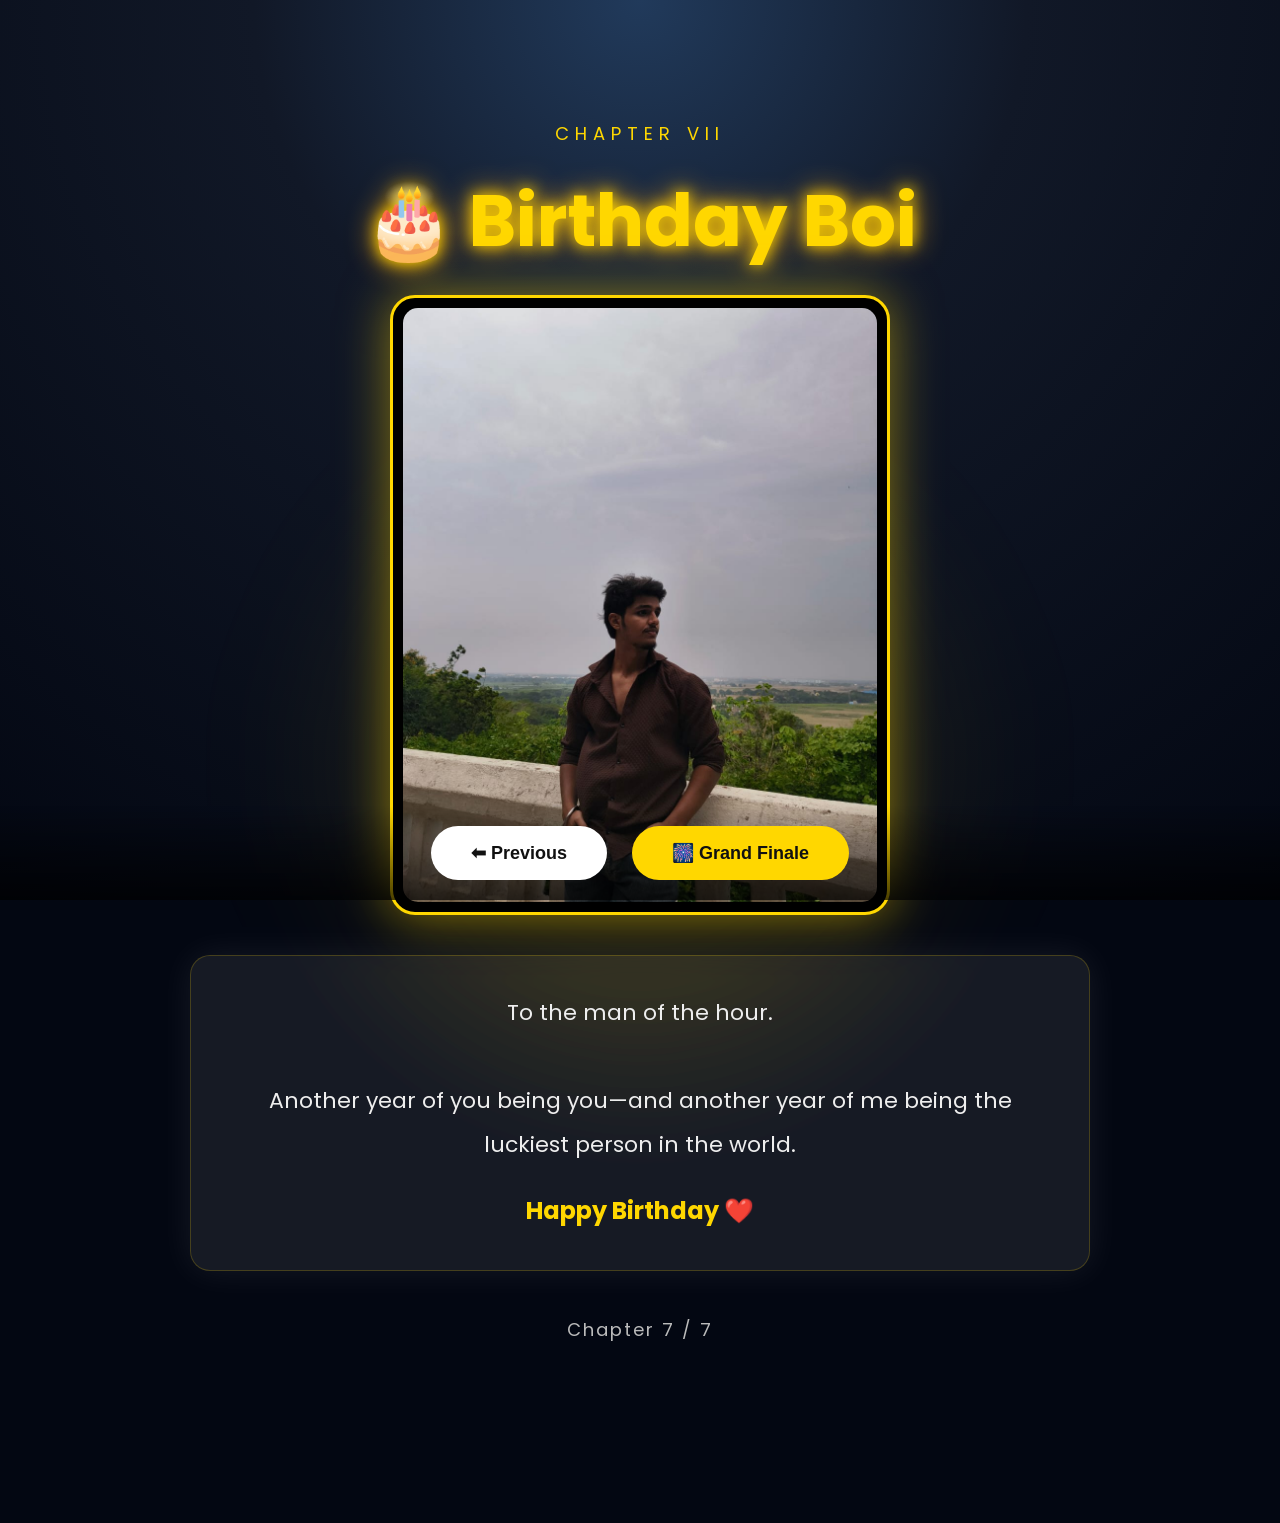
<file: chapter7.html>
<!DOCTYPE html>
<html lang="en">

<head>

<meta charset="UTF-8">

<meta name="viewport" content="width=device-width, initial-scale=1.0">

<title>MemoryVerse | Chapter 7 - Birthday Boi</title>

<link href="https://fonts.googleapis.com/css2?family=Poppins:wght@300;400;600;700;800&display=swap" rel="stylesheet">

<style>

*{
margin:0;
padding:0;
box-sizing:border-box;
}

body{

    font-family:'Poppins',sans-serif;
    background:#030712;
    color:white;
    overflow-x:hidden;
}

a { text-decoration: none; }

/* Background */
#galaxy {
    position: fixed;
    inset: 0;
    z-index: -20;
    background: radial-gradient(circle at top, #213A5B 0%, #111827 35%, #030712 100%);
}

#particles, #fireworks-container {
    position: fixed;
    inset: 0;
    pointer-events: none;
}

.particle {
    position: absolute;
    width: 5px;
    height: 5px;
    border-radius: 50%;
    background: #FFD700;
    box-shadow: 0 0 10px gold, 0 0 20px orange;
    animation: particleFloat linear forwards;
}

@keyframes particleFloat {
    from { opacity: 0; transform: translateY(0) scale(0.3); }
    20% { opacity: 1; }
    to { opacity: 0; transform: translateY(-250px) scale(1.5); }
}

.firework {
    position: absolute;
    width: 4px;
    height: 4px;
    background: gold;
    border-radius: 50%;
    opacity: 1;
    animation: firework-explode 1.2s ease-out forwards;
}

@keyframes firework-explode {
    0% { transform: scale(1); opacity: 1; }
    100% { transform: scale(30); opacity: 0; }
}

/* Intro Screen */
#intro {
    position: fixed;
    inset: 0;
    display: flex;
    justify-content: center;
    align-items: center;
    background: #000;
    z-index: 999;
    animation: introFade 5s forwards;
    text-align: center;
}

@keyframes introFade {
    0%, 80% { opacity: 1; visibility: visible; }
    100% { opacity: 0; visibility: hidden; }
}

.intro-content {
    display: flex;
    flex-direction: column;
    gap: 20px;
}

.intro-content h1 {
    font-size: 70px;
    letter-spacing: 15px;
    color: #FFD700;
    text-shadow: 0 0 25px gold;
    opacity: 0;
    animation: fadeInText 1.5s forwards;
}

.intro-content h1:nth-child(1) { animation-delay: 0.5s; }
.intro-content h1:nth-child(2) { animation-delay: 1.5s; }
.intro-content h1:nth-child(3) { animation-delay: 2.5s; }

@keyframes fadeInText {
    to { opacity: 1; }
}

/* Main Content */
#chapter {
    min-height: 100vh;
    display: flex;
    flex-direction: column;
    justify-content: center;
    align-items: center;
    padding: 120px 20px 180px;
    text-align: center;
    opacity: 0;
    animation: showPage 1s forwards 4.5s;
    position: relative;
    z-index: 1;
}

@keyframes showPage {
    to { opacity: 1; }
}

.chapter-number { font-size: 18px; letter-spacing: 6px; color: #FFD700; }
.chapter-heading {
    font-size: 72px;
    color: #FFD700;
    text-shadow: 0 0 15px gold, 0 0 30px orange;
    margin: 20px 0;
}

/* Spotlight */
#chapter::before {
    content: '';
    position: absolute;
    top: 50%;
    left: 50%;
    width: 800px;
    height: 800px;
    background: radial-gradient(circle, rgba(255, 215, 0, 0.15), transparent 70%);
    transform: translate(-50%, -50%);
    filter: blur(50px);
    z-index: -1;
    animation: spotlightGlow 8s infinite alternate;
}

@keyframes spotlightGlow {
    from { opacity: 0.7; transform: translate(-50%, -50%) scale(0.9); }
    to { opacity: 1; transform: translate(-50%, -50%) scale(1.1); }
}

/* Slider */
.slider {
    width: 90%;
    max-width: 500px;
    height: 620px;
    border-radius: 25px;
    overflow: hidden;
    box-shadow: 0 0 50px rgba(255, 215, 0, 0.5);
    margin-bottom: 40px;
    border: 3px solid gold;
    padding: 10px;
    background: #000;
}

.slider img {
    width: 100%;
    height: 100%;
    object-fit: cover;
    border-radius: 15px;
    transition: opacity 0.8s ease-in-out;
}

/* Story Box */
.story-box {
    width: 900px;
    max-width: 92%;
    padding: 35px;
    background: rgba(255, 255, 255, 0.08);
    backdrop-filter: blur(15px);
    border: 1px solid rgba(255, 215, 0, 0.2);
    border-radius: 20px;
    line-height: 2;
    font-size: 22px;
    color: #eee;
    box-shadow: 0 0 35px rgba(255, 255, 255, 0.08);
}

.story-box b {
    color: #FFD700;
    font-size: 24px;
    display: block;
    margin-top: 20px;
}

/* Navigation */
.buttons {
    position: fixed;
    bottom: 0;
    left: 0;
    width: 100%;
    display: flex;
    justify-content: center;
    gap: 25px;
    padding: 20px;
    background: linear-gradient(to top, rgba(0, 0, 0, 0.7), transparent);
    z-index: 100;
}

.buttons button {
    padding: 16px 40px;
    border: none;
    border-radius: 50px;
    font-size: 18px;
    font-weight: 700;
    cursor: pointer;
    transition: all 0.35s ease;
}

.primary { background: #FFD700; color: #111; }
.secondary { background: white; color: #111; }

.buttons button:hover {
    transform: translateY(-5px) scale(1.05);
    box-shadow: 0 0 25px gold;
}
.secondary:hover { box-shadow: 0 0 25px white; }

.progress {
    margin-top: 45px;
    text-align: center;
    font-size: 18px;
    letter-spacing: 2px;
    color: #bbb;
}

/* Responsive */
@media (max-width: 768px) {
    #chapter { padding-bottom: 220px; }
    .chapter-heading { font-size: 52px; }
    .slider { height: 500px; max-width: 400px; }
    .story-box { font-size: 18px; }
    .buttons { flex-direction: column; align-items: center; gap: 15px; }
    .buttons a { width: 90%; max-width: 300px; }
    .buttons button { width: 100%; }
}

@media (max-width: 480px) {
    .intro-content h1 { font-size: 42px; }
    .chapter-heading { font-size: 40px; }
    .slider { height: 450px; }
}

</style>

</head>

<body>

<div id="galaxy"></div>
<div id="particles"></div>
<div id="fireworks-container"></div>

<section id="intro">
    <div class="intro-content">
        <h1>THE MAN</h1>
        <h1>THE MYTH</h1>
        <h1>THE LEGEND</h1>
    </div>
</section>

<section id="chapter">
    <div class="chapter-number">CHAPTER VII</div>
    <h1 class="chapter-heading">🎂 Birthday Boi</h1>

    <div class="slider">
        <img id="slide" src="assets/images/photo3.jpg" alt="Birthday Memory">
    </div>

    <div class="story-box">
        <p>
            To the man of the hour.
            <br><br>
            Another year of you being you—and another year of me being the luckiest person in the world.
            <b>Happy Birthday ❤️</b>
        </p>
    </div>

    <div class="buttons">
        <a href="chapter6.html">
            <button class="secondary">⬅ Previous</button>
        </a>
        <a href="finale.html">
            <button class="primary">🎆 Grand Finale</button>
        </a>
    </div>

    <div class="progress">Chapter 7 / 7</div>
</section>

<audio id="music" autoplay loop>

<source src="assets/music/background.mp3" type="audio/mpeg">

</audio>

<script>

document.addEventListener('DOMContentLoaded', () => {
    const images = [
        "assets/images/photo3.jpg",
        "assets/images/photo4.jpg",
        "assets/images/photo11.jpg",
        "assets/images/photo17.jpg"
    ];

    let current = 0;
    const slide = document.getElementById("slide");

    function changeSlide() {
        current = (current + 1) % images.length;
        slide.style.opacity = 0;
        setTimeout(() => {
            slide.src = images[current];
            slide.style.opacity = 1;
        }, 800);
    }

    setInterval(changeSlide, 4000);

    // Background Effects
    const particlesContainer = document.getElementById("particles");
    const fireworksContainer = document.getElementById("fireworks-container");

    function createParticle() {
        const p = document.createElement("div");
        p.className = "particle";
        p.style.left = Math.random() * 100 + "%";
        p.style.bottom = "0%";
        p.style.animationDuration = (5 + Math.random() * 5) + "s";
        particlesContainer.appendChild(p);
        setTimeout(() => p.remove(), 10000);
    }

    function launchFirework() {
        const firework = document.createElement("div");
        firework.className = "firework";
        firework.style.left = (10 + Math.random() * 80) + "%";
        firework.style.top = (10 + Math.random() * 40) + "%";
        
        const hue = Math.random() * 360;
        firework.style.background = `hsl(${hue}, 100%, 70%)`;
        firework.style.boxShadow = `0 0 15px hsl(${hue}, 100%, 70%)`;

        fireworksContainer.appendChild(firework);
        setTimeout(() => firework.remove(), 1200);
    }

    setInterval(createParticle, 200);
    setInterval(launchFirework, 2500);

    // Music
    const music = document.getElementById("music");
    if (music) {
        music.volume = 0.35;
        music.play().catch(() => {
            document.body.addEventListener("click", () => music.play(), { once: true });
        });
    }
});

</script>

</body>

</html>
</file>
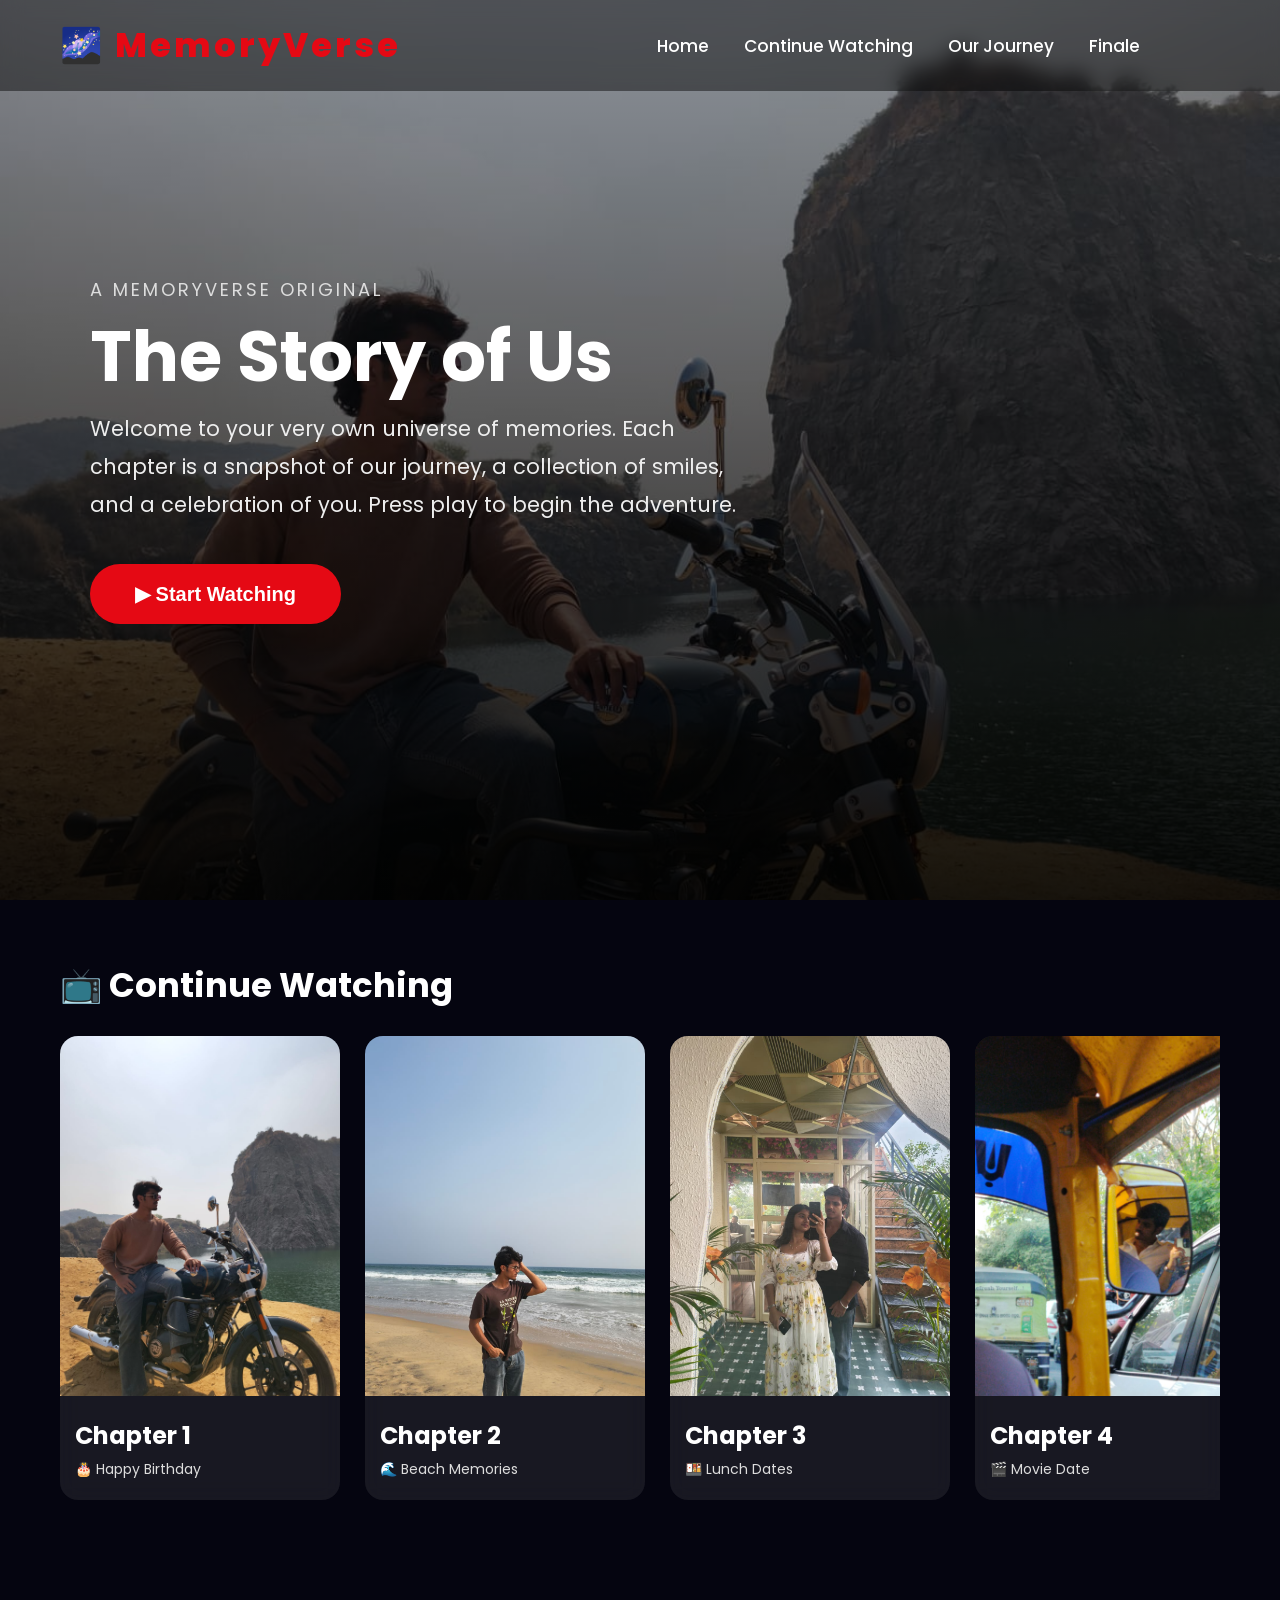
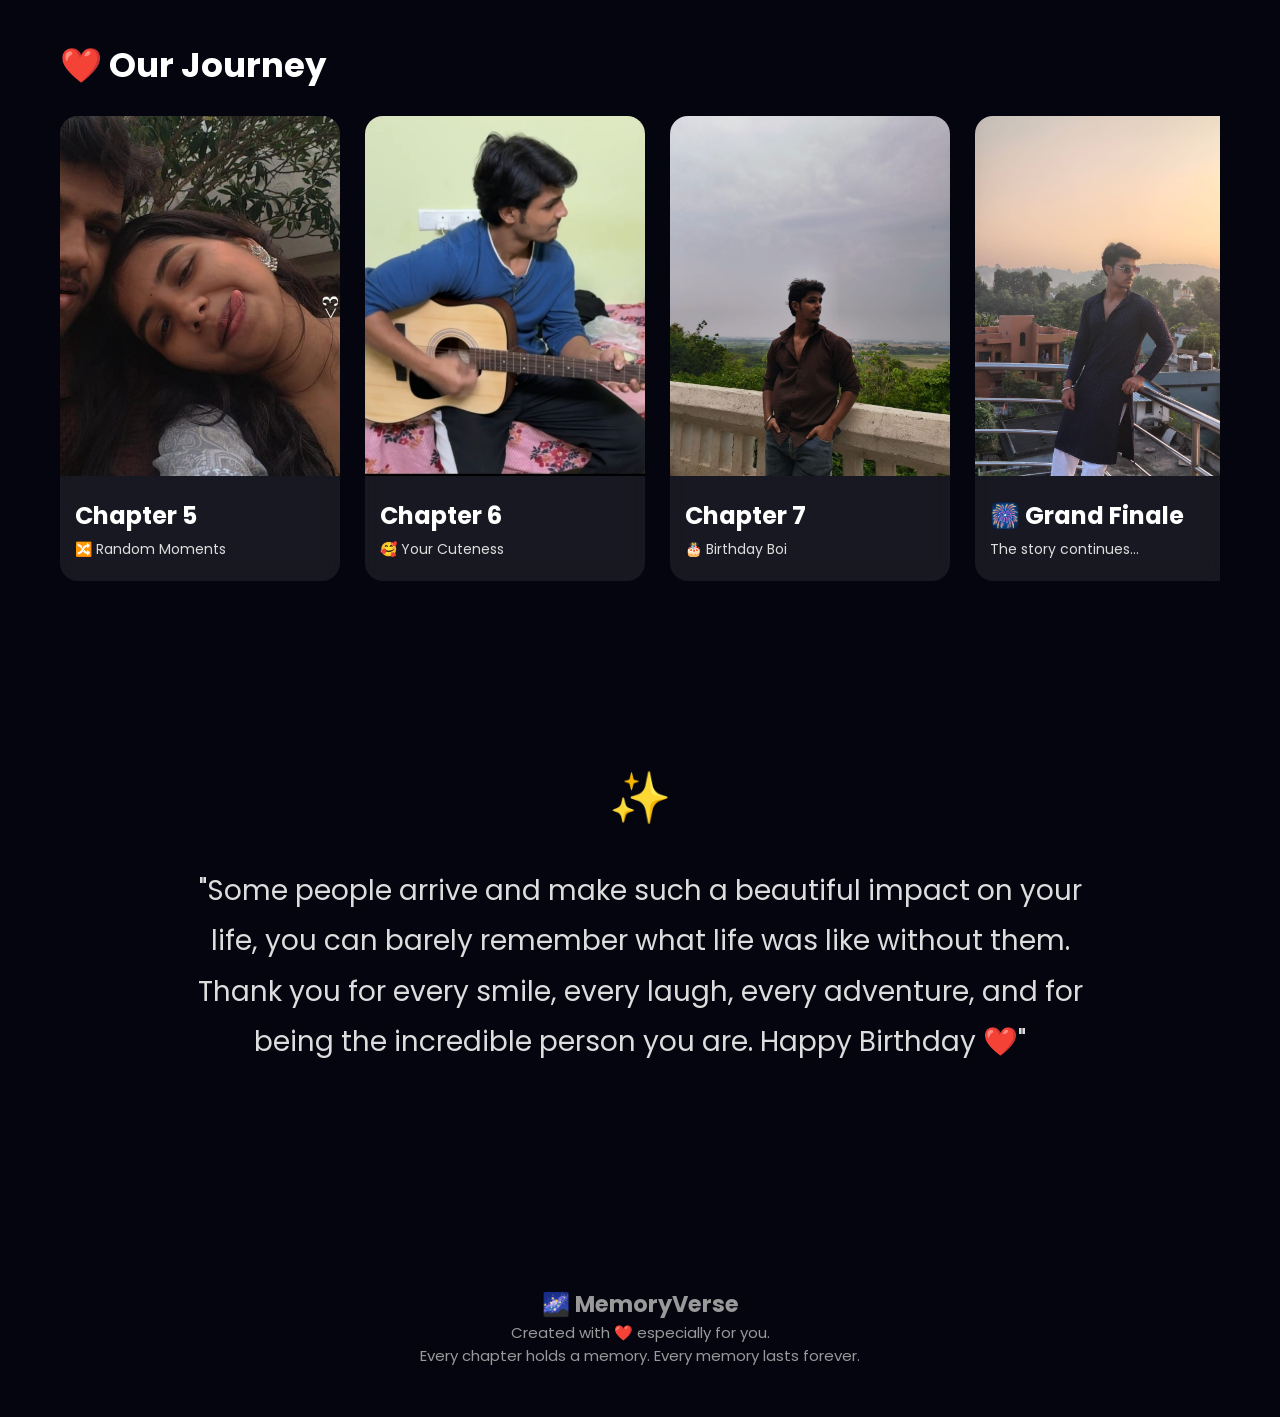
<file: home.html>
<!DOCTYPE html>
<html lang="en">

<head>

<meta charset="UTF-8">

<meta name="viewport" content="width=device-width, initial-scale=1.0">

<title>MemoryVerse | Home</title>

<link rel="stylesheet" href="css/style.css">

<link href="https://fonts.googleapis.com/css2?family=Poppins:wght@300;400;500;600;700;800&display=swap" rel="stylesheet">

<style>

body{

margin:0;

font-family:'Poppins',sans-serif;

background:#050510;

color:white;

overflow-x:hidden;

}

/* Navigation */

header{

position:fixed;

top:0;

left:0;

width:100%;

padding:20px 60px;

display:flex;

justify-content:space-between;

align-items:center;

background:rgba(0,0,0,.45);

backdrop-filter:blur(10px);

z-index:999;

}

.logo{

font-size:34px;

font-weight:800;

color:#E50914;

letter-spacing:3px;

}

nav{

display:flex;

gap:35px;

margin-right:80px;

}

nav a{

color:white;

text-decoration:none;

font-weight:500;

transition:.3s;

}

nav a:hover{

color:#00d4ff;

}

/* Hero */

.hero{

height:100vh;

display:flex;

align-items:center;

padding:90px;

background:

linear-gradient(rgba(0,0,0,.35),rgba(0,0,0,.9)),

url("assets/images/photo1.jpg");

background-size:cover;

background-position:center;

}

.hero-content{

max-width:650px;

}

.hero small{

font-size:18px;

letter-spacing:3px;

color:#ddd;

}

.hero h1{

font-size:70px;

margin:15px 0;

line-height:1.1;

}

.hero p{

font-size:21px;

line-height:1.8;

margin-bottom:40px;

color:#eee;

}

.watch-btn{

padding:18px 40px;

font-size:18px;

font-weight:700;

border:none;

border-radius:40px;

cursor:pointer;

background:white;

color:#111;

transition:.3s;

}

.watch-btn:hover{

transform:scale(1.08);

box-shadow:0 0 30px white;

}

/* Sections */

.section{

padding:60px;

}

.section h2{

font-size:34px;

margin-bottom:25px;

}

/* Cards */

.cards{

display:flex;

gap:25px;

overflow-x:auto;

padding-bottom:20px;

}

.cards::-webkit-scrollbar{

height:8px;

}

.cards::-webkit-scrollbar-thumb{

background:#8c52ff;

border-radius:30px;

}

.card{

min-width:280px;

background:rgba(255,255,255,.08);

border-radius:18px;

overflow:hidden;

backdrop-filter:blur(10px);

transition:.35s;

text-decoration:none;

color:white;

}

.card:hover{

transform:translateY(-10px);

box-shadow:0 0 30px cyan;

}

.card img{

width:100%;

height:360px;

object-fit:cover;

}

.card h3{

padding:15px 15px 5px;

margin:0;

}

.card p{

padding:0 15px 20px;

margin:0;

font-size:14px;

color:#ddd;

}

</style>

</head>

<body>

<header>

<div class="logo">

🌌 MemoryVerse

</div>

<nav>

<a href="#">Home</a>

<a href="#continue">Continue Watching</a>

<a href="#journey">Our Journey</a>

<a href="finale.html">Finale</a>

</nav>

</header>

<section class="hero">

<div class="hero-content">

<small>A MEMORYVERSE ORIGINAL</small>

<h1>

The Story of Us

</h1>

<p>

Welcome to your very own universe of memories. Each chapter is a snapshot of our journey, a collection of smiles, and a celebration of you. Press play to begin the adventure.

</p>

<a href="chapter1.html">

<button class="watch-btn">

▶ Start Watching

</button>

</a>

</div>

</section>

<section class="section" id="continue">

<h2>

📺 Continue Watching

</h2>

<div class="cards">

<a class="card" href="chapter1.html">

<img src="assets/images/photo1.jpg" alt="Chapter 1 Cover">

<h3>Chapter 1</h3>

<p>🎂 Happy Birthday</p>

</a>

<a class="card" href="chapter2.html">

<img src="assets/images/photo6.jpg" alt="Chapter 2 Cover">

<h3>Chapter 2</h3>

<p>🌊 Beach Memories</p>

</a>

<a class="card" href="chapter3.html">

<img src="assets/images/photo15.jpg" alt="Chapter 3 Cover">

<h3>Chapter 3</h3>

<p>🍱 Lunch Dates</p>

</a>

<a class="card" href="chapter4.html">

<img src="assets/images/photo10.jpg" alt="Chapter 4 Cover">

<h3>Chapter 4</h3>

<p>🎬 Movie Date</p>

</a>

</div>

</section>
<!-- =========================
     Our Journey
========================= -->

<section class="section" id="journey">

    <h2>

        ❤️ Our Journey

    </h2>

    <div class="cards">

        <a class="card" href="chapter5.html">

            <img src="assets/images/photo5.jpg" alt="Chapter 5 Cover">

            <h3>

                Chapter 5

            </h3>

            <p>

                🔀 Random Moments

            </p>

        </a>

        <a class="card" href="chapter6.html">

            <img src="assets/images/photo8.jpg" alt="Chapter 6 Cover">

            <h3>

                Chapter 6

            </h3>

            <p>

                🥰 Your Cuteness

            </p>

        </a>

        <a class="card" href="chapter7.html">

            <img src="assets/images/photo3.jpg" alt="Chapter 7 Cover">

            <h3>

                Chapter 7

            </h3>

            <p>

                🎂 Birthday Boi

            </p>

        </a>

        <a class="card" href="finale.html">

            <img src="assets/images/photo11.jpg" alt="Finale Cover">

            <h3>

                🎆 Grand Finale

            </h3>

            <p>

                The story continues...

            </p>

        </a>

    </div>

</section>

<!-- =========================
     Quote Section
========================= -->

<section
style="
padding:100px 60px;
text-align:center;
">

<h1
style="
font-size:50px;
margin-bottom:30px;
">

✨

</h1>

<p
style="
font-size:28px;
max-width:900px;
margin:auto;
line-height:1.8;
color:#dddddd;
">

"Some people arrive and make such a beautiful impact on your life, you can barely remember what life was like without them.

Thank you for every smile,

every laugh,

every adventure,

and for being the incredible person you are.

Happy Birthday ❤️"

</p>

</section>

<!-- =========================
     Footer
========================= -->

<footer
style="
padding:50px;
text-align:center;
background:#050510;
color:#999;
">

<h2>

🌌 MemoryVerse

</h2>

<p>

Created with ❤️ especially for you.

</p>

<p>

Every chapter holds a memory.

Every memory lasts forever.

</p>

</footer>

<!-- =========================
     Background Music
========================= -->

<audio id="bgMusic" autoplay loop>

    <source
    src="assets/music/background.mp3"
    type="audio/mpeg">

</audio>

<!-- =========================
     JavaScript
========================= -->

<script>

const music = document.getElementById("bgMusic");

music.volume = 0.4;

music.play().catch(()=>{

console.log("Autoplay blocked until user interaction.");

});

// Card Animation

const cards = document.querySelectorAll(".card");

const observer = new IntersectionObserver(entries=>{

entries.forEach(entry=>{

if(entry.isIntersecting){

entry.target.animate([

{

opacity:0,

transform:"translateY(50px)"

},

{

opacity:1,

transform:"translateY(0px)"

}

],{

duration:800,

fill:"forwards"

});

}

});

});

cards.forEach(card=>{

observer.observe(card);

});

// Smooth Scroll

document.querySelectorAll('nav a').forEach(link=>{

link.onclick=function(e){

const href=this.getAttribute("href");

if(href.startsWith("#")){

e.preventDefault();

document.querySelector(href).scrollIntoView({

behavior:"smooth"

});

}

}

});

</script>

</body>

</html>
</file>
<file: css/style.css>
/* =====================================================
                MEMORYVERSE STYLE.CSS
                PART 1
=====================================================*/

/* ---------------- RESET ---------------- */

*{
    margin:0;
    padding:0;
    box-sizing:border-box;
}

html{
    scroll-behavior:smooth;
}

body{

    font-family:'Poppins',sans-serif;

    background:#050816;

    color:white;

    overflow-x:hidden;

}

/* Scrollbar */

::-webkit-scrollbar{

    width:10px;

}

::-webkit-scrollbar-track{

    background:#111;

}

::-webkit-scrollbar-thumb{

    background:#E50914;

    border-radius:20px;

}

::-webkit-scrollbar-thumb:hover{

    background:#ff4040;

}

/* ---------------- GALAXY ---------------- */

#galaxy{

    position:fixed;

    inset:0;

    overflow:hidden;

    z-index:-3;

    background:
    radial-gradient(circle at top,#243B55 0%,#141E30 40%,#020305 100%);

}

.overlay{

    position:fixed;

    inset:0;

    background:rgba(0,0,0,.35);

    z-index:-2;

}

/* Generated stars */

.star{

    position:absolute;

    border-radius:50%;

    background:white;

    animation:twinkle linear infinite;

}

@keyframes twinkle{

0%{

opacity:.2;

transform:scale(.5);

}

50%{

opacity:1;

transform:scale(1.6);

}

100%{

opacity:.2;

transform:scale(.5);

}

}

/* Decorative Stars */

.stars span{

position:absolute;

width:3px;

height:3px;

background:white;

border-radius:50%;

animation:twinkle 3s infinite;

}

.stars span:nth-child(1){top:10%;left:10%;}
.stars span:nth-child(2){top:25%;left:82%;}
.stars span:nth-child(3){top:40%;left:30%;}
.stars span:nth-child(4){top:65%;left:75%;}
.stars span:nth-child(5){top:85%;left:20%;}
.stars span:nth-child(6){top:55%;left:55%;}
.stars span:nth-child(7){top:18%;left:92%;}
.stars span:nth-child(8){top:92%;left:65%;}

/* ---------------- LOGIN ---------------- */

.login-container{

height:100vh;

display:flex;

justify-content:center;

align-items:center;

flex-direction:column;

text-align:center;

}

.login-box{

width:420px;

background:rgba(255,255,255,.08);

backdrop-filter:blur(20px);

padding:45px;

border-radius:20px;

box-shadow:0 0 35px rgba(255,255,255,.15);

}

.login-box h1{

font-size:42px;

margin-bottom:15px;

}

.login-box p{

color:#ddd;

margin-bottom:35px;

}

.login-box input{

width:100%;

padding:18px;

border:none;

outline:none;

border-radius:40px;

font-size:18px;

margin-bottom:25px;

}

.login-box button{

width:100%;

padding:18px;

border:none;

background:#E50914;

color:white;

font-size:18px;

font-weight:700;

border-radius:40px;

cursor:pointer;

transition:.35s;

}

.login-box button:hover{

transform:translateY(-4px);

box-shadow:0 0 25px crimson;

}

/* ---------------- INDEX ---------------- */

.intro{

height:100vh;

display:flex;

justify-content:center;

align-items:center;

flex-direction:column;

text-align:center;

padding:20px;

}

.memory-logo{

font-size:56px;

font-weight:800;

color:#E50914;

letter-spacing:5px;

margin-bottom:35px;

text-shadow:

0 0 20px crimson,

0 0 45px crimson;

}

.intro h1{

font-size:72px;

margin-bottom:15px;

}

.intro h2{

font-size:36px;

color:#00D4FF;

margin-bottom:25px;

}

.intro p{

width:800px;

max-width:90%;

font-size:22px;

line-height:1.8;

color:#ddd;

margin-bottom:45px;

}

#enterBtn{

padding:18px 45px;

background:white;

color:#111;

border:none;

border-radius:50px;

font-size:20px;

font-weight:700;

cursor:pointer;

transition:.35s;

}

#enterBtn:hover{

transform:translateY(-5px) scale(1.05);

box-shadow:0 0 30px white;

}

/* ---------------- HOME ---------------- */

header{

position:fixed;

top:0;

width:100%;

padding:22px 50px;

display:flex;

justify-content:space-between;

align-items:center;

background:rgba(0,0,0,.35);

backdrop-filter:blur(12px);

z-index:100;

}

header h2{

color:#E50914;

font-size:32px;

}

nav{

display:flex;

gap:30px;

}

nav a{

text-decoration:none;

color:white;

font-size:17px;

transition:.3s;

}

nav a:hover{

color:#E50914;

}

/* Hero Banner */

.hero{

height:100vh;

display:flex;

align-items:center;

padding-left:80px;

background-size:cover;

background-position:center;

}

.hero-content{

max-width:650px;

}

.hero h1{

font-size:72px;

margin-bottom:20px;

}

.hero p{

font-size:22px;

line-height:1.8;

margin-bottom:35px;

color:#ddd;

}

.hero button{

padding:18px 45px;

border:none;

border-radius:50px;

background:#E50914;

color:white;

font-size:20px;

cursor:pointer;

transition:.35s;

}

.hero button:hover{

transform:scale(1.06);

box-shadow:0 0 35px crimson;

}

/* Sections */

.section{

padding:80px;

}

.section h2{

margin-bottom:35px;

font-size:34px;

}

/* Memory Cards */

.card-grid{

display:grid;

grid-template-columns:repeat(auto-fit,minmax(260px,1fr));

gap:30px;

}

.card{

background:rgba(255,255,255,.08);

border-radius:18px;

overflow:hidden;

cursor:pointer;

transition:.35s;

backdrop-filter:blur(12px);

}

.card:hover{

transform:translateY(-10px) scale(1.04);

box-shadow:0 20px 35px rgba(0,0,0,.5);

}

.card img{

width:100%;

height:280px;

object-fit:cover;

}

.card h3{

padding:20px;

font-size:24px;

}

.card p{

padding:0 20px 25px;

color:#ddd;

line-height:1.6;

}
/* =====================================================
                MEMORYVERSE STYLE.CSS
                PART 2
=====================================================*/

/* ---------------- CHAPTERS ---------------- */

.chapter-page{

    min-height:100vh;

    display:flex;

    justify-content:center;

    align-items:center;

    flex-direction:column;

    text-align:center;

    padding:120px 30px 60px;

}

.chapter-title{

    font-size:65px;

    font-weight:800;

    margin-bottom:20px;

    text-shadow:0 0 20px rgba(255,255,255,.4);

}

.chapter-subtitle{

    font-size:18px;

    letter-spacing:5px;

    color:#00d4ff;

    margin-bottom:40px;

}

.chapter-description{

    width:900px;

    max-width:90%;

    color:#ddd;

    font-size:22px;

    line-height:1.8;

    margin-top:35px;

}

/* ---------------- IMAGE SLIDER ---------------- */

.slider{

    width:850px;

    max-width:90%;

    height:520px;

    border-radius:25px;

    overflow:hidden;

    position:relative;

    box-shadow:

    0 25px 60px rgba(0,0,0,.55);

}

.slider img{

    width:100%;

    height:100%;

    object-fit:cover;

    animation:fadeZoom 1.2s;

}

@keyframes fadeZoom{

0%{

opacity:0;

transform:scale(1.1);

}

100%{

opacity:1;

transform:scale(1);

}

}

/* ---------------- GLASS PANEL ---------------- */

.glass{

background:rgba(255,255,255,.08);

backdrop-filter:blur(18px);

border:1px solid rgba(255,255,255,.1);

border-radius:25px;

padding:30px;

}

/* ---------------- BUTTONS ---------------- */

.buttons{

display:flex;

justify-content:center;

gap:25px;

margin-top:50px;

flex-wrap:wrap;

}

.buttons button{

padding:16px 40px;

border:none;

border-radius:50px;

font-size:18px;

font-weight:700;

cursor:pointer;

transition:.35s;

}

.buttons button:hover{

transform:translateY(-5px);

}

.next{

background:#E50914;

color:white;

}

.previous{

background:white;

color:#111;

}

/* ---------------- PROGRESS ---------------- */

.progress{

margin-top:30px;

font-size:18px;

color:#bbb;

letter-spacing:2px;

}

/* ---------------- MUSIC PLAYER ---------------- */

.music-player{

position:fixed;

right:30px;

bottom:30px;

background:rgba(0,0,0,.55);

backdrop-filter:blur(18px);

padding:18px;

border-radius:18px;

display:flex;

align-items:center;

gap:15px;

z-index:999;

}

.music-player button{

background:none;

border:none;

color:white;

font-size:26px;

cursor:pointer;

}

.music-player input[type=range]{

width:130px;

cursor:pointer;

}

/* ---------------- HEARTS ---------------- */

.heart{

position:absolute;

bottom:-120px;

font-size:28px;

animation:floatHeart linear infinite;

opacity:.8;

pointer-events:none;

}

@keyframes floatHeart{

0%{

transform:translateY(0) scale(.6);

opacity:0;

}

15%{

opacity:1;

}

100%{

transform:translateY(-120vh) scale(1.5);

opacity:0;

}

}

/* ---------------- BALLOONS ---------------- */

.balloon{

position:absolute;

bottom:-180px;

font-size:55px;

animation:balloonUp linear infinite;

pointer-events:none;

}

@keyframes balloonUp{

0%{

transform:translateY(0);

opacity:0;

}

15%{

opacity:1;

}

100%{

transform:translateY(-130vh);

opacity:0;

}

}

/* ---------------- GLOW TEXT ---------------- */

.glow{

text-shadow:

0 0 8px white,

0 0 20px cyan,

0 0 40px #8c52ff;

}

/* ---------------- TYPEWRITER ---------------- */

.typewriter{

overflow:hidden;

white-space:nowrap;

border-right:3px solid white;

animation:

typing 4s steps(40,end),

blinkCursor .8s infinite;

}

@keyframes typing{

from{

width:0;

}

to{

width:100%;

}

}

@keyframes blinkCursor{

50%{

border-color:transparent;

}

}

/* ---------------- FADE ---------------- */

.fade{

animation:fade 1.5s ease;

}

@keyframes fade{

from{

opacity:0;

}

to{

opacity:1;

}

}

/* ---------------- ZOOM ---------------- */

.zoom{

animation:zoom 8s infinite alternate;

}

@keyframes zoom{

from{

transform:scale(1);

}

to{

transform:scale(1.08);

}

}

/* ---------------- FLOAT ---------------- */

.float{

animation:floating 5s ease-in-out infinite;

}

@keyframes floating{

0%{

transform:translateY(0);

}

50%{

transform:translateY(-15px);

}

100%{

transform:translateY(0);

}

}

/* ---------------- SHADOW ---------------- */

.shadow{

box-shadow:

0 15px 40px rgba(0,0,0,.45);

}

/* ---------------- GLASS CARD ---------------- */

.glass-card{

background:rgba(255,255,255,.08);

backdrop-filter:blur(20px);

border-radius:20px;

padding:25px;

transition:.35s;

}

.glass-card:hover{

transform:translateY(-8px);

box-shadow:

0 20px 40px rgba(0,0,0,.45);

}

/* ---------------- PHOTO FRAME ---------------- */

.photo-frame{

padding:10px;

background:white;

border-radius:18px;

box-shadow:

0 15px 35px rgba(0,0,0,.4);

}

.photo-frame img{

border-radius:12px;

display:block;

width:100%;

}

/* ---------------- FOOTER ---------------- */

footer{

text-align:center;

padding:35px;

font-size:15px;

color:#999;

margin-top:60px;

}
/* =====================================================
                MEMORYVERSE STYLE.CSS
                PART 3
=====================================================*/

/* ---------------- SHOOTING STARS ---------------- */

.shooting-star{

position:absolute;

width:180px;

height:2px;

background:linear-gradient(90deg,white,transparent);

transform:rotate(-45deg);

animation:shoot 5s linear infinite;

opacity:.8;

}

@keyframes shoot{

0%{

transform:translate(-250px,-250px) rotate(-45deg);

opacity:0;

}

10%{

opacity:1;

}

100%{

transform:translate(1600px,900px) rotate(-45deg);

opacity:0;

}

}

/* ---------------- NEBULA ---------------- */

.nebula{

position:fixed;

width:700px;

height:700px;

border-radius:50%;

filter:blur(120px);

opacity:.18;

z-index:-4;

animation:nebulaMove 18s ease-in-out infinite alternate;

}

.nebula.one{

background:#6c5ce7;

top:-150px;

left:-150px;

}

.nebula.two{

background:#00d4ff;

bottom:-180px;

right:-150px;

}

@keyframes nebulaMove{

from{

transform:scale(1);

}

to{

transform:scale(1.25);

}

}

/* ---------------- CONFETTI ---------------- */

.confetti{

position:absolute;

width:12px;

height:12px;

animation:confettiFall linear infinite;

}

@keyframes confettiFall{

0%{

transform:translateY(-120vh) rotate(0deg);

opacity:1;

}

100%{

transform:translateY(120vh) rotate(720deg);

opacity:0;

}

}

/* ---------------- FIREWORKS ---------------- */

.firework{

position:absolute;

width:10px;

height:10px;

border-radius:50%;

background:white;

animation:explode 1.2s ease-out forwards;

}

@keyframes explode{

0%{

transform:scale(.3);

opacity:1;

}

100%{

transform:scale(18);

opacity:0;

}

}

/* ---------------- GLOW ANIMATION ---------------- */

.glow-animation{

animation:glowPulse 3s infinite;

}

@keyframes glowPulse{

0%{

text-shadow:0 0 8px white;

}

50%{

text-shadow:

0 0 20px cyan,

0 0 40px #8c52ff,

0 0 60px white;

}

100%{

text-shadow:0 0 8px white;

}

}

/* ---------------- BUTTON GLOW ---------------- */

.btn-glow{

transition:.35s;

}

.btn-glow:hover{

box-shadow:

0 0 20px white,

0 0 40px #00d4ff,

0 0 60px #8c52ff;

transform:scale(1.06);

}

/* ---------------- CARD SHINE ---------------- */

.card{

position:relative;

overflow:hidden;

}

.card::before{

content:"";

position:absolute;

top:0;

left:-120%;

width:60%;

height:100%;

background:linear-gradient(

90deg,

transparent,

rgba(255,255,255,.35),

transparent

);

transform:skewX(-25deg);

transition:.8s;

}

.card:hover::before{

left:150%;

}

/* ---------------- IMAGE HOVER ---------------- */

.card img{

transition:.5s;

}

.card:hover img{

transform:scale(1.08);

}

/* ---------------- CUSTOM CURSOR ---------------- */

body{

cursor:default;

}

button,

a{

cursor:pointer;

}

/* ---------------- FADE UP ---------------- */

.fade-up{

animation:fadeUp 1.2s ease;

}

@keyframes fadeUp{

0%{

opacity:0;

transform:translateY(50px);

}

100%{

opacity:1;

transform:translateY(0);

}

}

/* ---------------- SCALE IN ---------------- */

.scale-in{

animation:scaleIn .8s ease;

}

@keyframes scaleIn{

0%{

opacity:0;

transform:scale(.8);

}

100%{

opacity:1;

transform:scale(1);

}

}

/* ---------------- SPIN ---------------- */

.spin{

animation:spin 15s linear infinite;

}

@keyframes spin{

from{

transform:rotate(0deg);

}

to{

transform:rotate(360deg);

}

}

/* ---------------- PULSE ---------------- */

.pulse{

animation:pulse 2.5s infinite;

}

@keyframes pulse{

0%{

transform:scale(1);

}

50%{

transform:scale(1.05);

}

100%{

transform:scale(1);

}

}

/* ---------------- RESPONSIVE ---------------- */

@media(max-width:1200px){

.hero h1{

font-size:56px;

}

.chapter-title{

font-size:52px;

}

.slider{

width:90%;

height:460px;

}

}

@media(max-width:900px){

header{

padding:18px 25px;

flex-direction:column;

gap:12px;

}

nav{

gap:18px;

flex-wrap:wrap;

justify-content:center;

}

.hero{

padding:40px;

text-align:center;

justify-content:center;

}

.hero h1{

font-size:42px;

}

.hero p{

font-size:18px;

}

.chapter-title{

font-size:42px;

}

.chapter-description{

font-size:18px;

}

.slider{

height:340px;

}

.music-player{

right:15px;

bottom:15px;

padding:12px;

}

}

@media(max-width:600px){

.memory-logo{

font-size:32px;

}

.intro h1{

font-size:34px;

}

.intro h2{

font-size:22px;

}

.intro p{

font-size:16px;

}

.hero h1{

font-size:32px;

}

.hero p{

font-size:16px;

}

.section{

padding:40px 20px;

}

.card img{

height:220px;

}

.chapter-title{

font-size:32px;

}

.chapter-description{

font-size:16px;

}

.buttons{

flex-direction:column;

}

.buttons button{

width:100%;

}

.slider{

height:240px;

}

}

/* ---------------- FOOTER ---------------- */

footer{

margin-top:70px;

padding:30px;

text-align:center;

font-size:15px;

color:#aaa;

}

/* =====================================================
               END OF MEMORYVERSE STYLE.CSS
=====================================================*/
/* =====================================================
        CHAPTER 1 PREMIUM CSS
                PART 2A
=====================================================*/

/* ---------------- BODY ---------------- */

body{

margin:0;

padding:0;

font-family:'Poppins',sans-serif;

background:#030712;

overflow-x:hidden;

color:white;

}

/* ---------------- GALAXY ---------------- */

#galaxy{

position:fixed;

top:0;

left:0;

width:100%;

height:100%;

overflow:hidden;

z-index:-5;

background:

radial-gradient(circle at top,#213A5B 0%,#111827 35%,#030712 100%);

}

/* Overlay */

.overlay{

position:fixed;

top:0;

left:0;

width:100%;

height:100%;

background:rgba(0,0,0,.30);

z-index:-4;

}

/* Nebula */

.nebula{

position:fixed;

width:700px;

height:700px;

border-radius:50%;

filter:blur(120px);

opacity:.18;

animation:nebulaMove 18s ease-in-out infinite alternate;

z-index:-3;

}

.nebula.one{

background:#5B7CFF;

top:-220px;

left:-150px;

}

.nebula.two{

background:#FFD54F;

bottom:-250px;

right:-150px;

}

@keyframes nebulaMove{

from{

transform:scale(1);

}

to{

transform:scale(1.25);

}

}

/* ---------------- INTRO SCREEN ---------------- */

#introScreen{

position:fixed;

top:0;

left:0;

width:100%;

height:100vh;

display:flex;

justify-content:center;

align-items:center;

background:#000;

z-index:999;

animation:introFade 4s forwards;

}

@keyframes introFade{

0%{

opacity:1;

}

75%{

opacity:1;

}

100%{

opacity:0;

visibility:hidden;

}

}

.intro-center{

text-align:center;

}

.intro-small{

font-size:20px;

letter-spacing:8px;

color:#FFD54F;

margin-bottom:20px;

}

.intro-big{

font-size:90px;

font-weight:800;

margin-bottom:15px;

text-shadow:

0 0 20px gold,

0 0 50px orange;

}

.intro-title{

font-size:42px;

margin-bottom:25px;

}

.intro-text{

font-size:22px;

color:#ddd;

}

/* ---------------- MAIN CONTENT ---------------- */

.hidden{

opacity:0;

animation:showPage 5s forwards;

}

@keyframes showPage{

0%{

opacity:0;

}

80%{

opacity:0;

}

100%{

opacity:1;

}

}

.chapter-number{

margin-top:50px;

font-size:18px;

letter-spacing:6px;

color:#FFD54F;

text-align:center;

}

.chapter-heading{

font-size:70px;

text-align:center;

margin-top:20px;

margin-bottom:10px;

text-shadow:

0 0 20px gold,

0 0 50px rgba(255,215,0,.5);

}

.chapter-sub{

text-align:center;

font-size:22px;

color:#ddd;

margin-bottom:40px;

}

/* ---------------- CINEMA FRAME ---------------- */

.cinema-frame{

width:90%;

max-width:1100px;

height:650px;

margin:auto;

background:#000;

padding:18px;

border-radius:22px;

display:flex;

justify-content:center;

align-items:center;

box-shadow:

0 25px 70px rgba(0,0,0,.6),

0 0 35px rgba(255,255,255,.08);

overflow:hidden;

}

.cinema-frame img{

max-width:100%;

max-height:100%;

width:auto;

height:auto;

object-fit:contain;

border-radius:12px;

}

/* ---------------- CAPTION ---------------- */

#captionBox{

margin-top:35px;

text-align:center;

}

#caption{

font-size:28px;

font-style:italic;

color:#FFD54F;

}

/* ---------------- STORY ---------------- */

.story-box{

width:900px;

max-width:92%;

margin:45px auto;

padding:35px;

background:rgba(255,255,255,.08);

backdrop-filter:blur(20px);

border-radius:20px;

line-height:2;

font-size:21px;

color:#eee;

box-shadow:

0 0 35px rgba(255,255,255,.08);

}

/* ---------------- BUTTONS ---------------- */

.nav-buttons{

display:flex;

justify-content:center;

gap:25px;

margin-top:45px;

flex-wrap:wrap;

}

.primary{

background:#FFD54F;

color:#111;

padding:18px 42px;

border:none;

border-radius:50px;

font-size:18px;

font-weight:700;

cursor:pointer;

transition:.35s;

}

.primary:hover{

transform:translateY(-5px);

box-shadow:0 0 25px gold;

}

.secondary{

background:white;

color:#111;

padding:18px 42px;

border:none;

border-radius:50px;

font-size:18px;

font-weight:700;

cursor:pointer;

transition:.35s;

}

.secondary:hover{

transform:translateY(-5px);

box-shadow:0 0 25px white;

}

/* ---------------- PROGRESS ---------------- */

.progress{

margin:45px;

text-align:center;

font-size:18px;

letter-spacing:2px;

color:#bbb;

}
</file>
